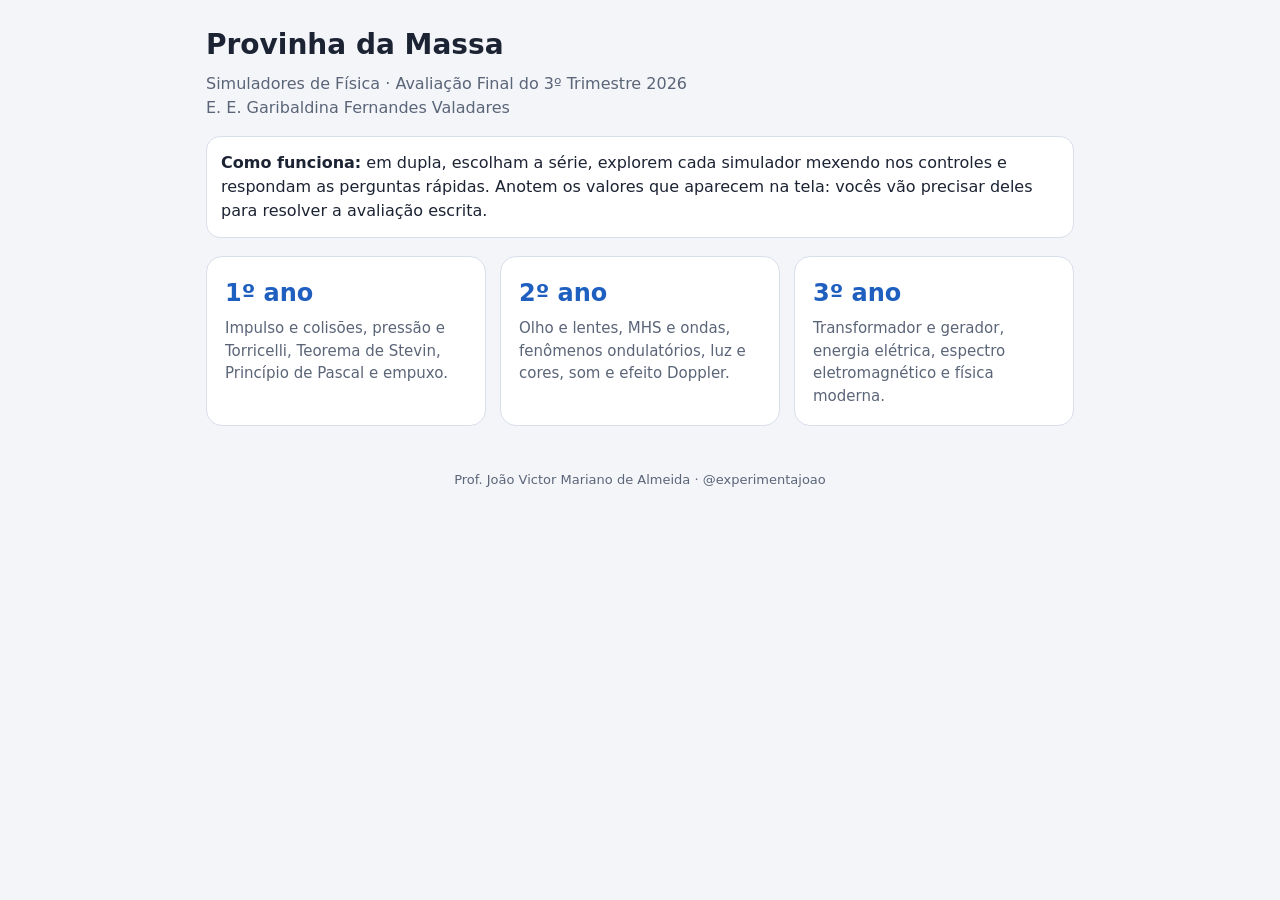
<file: index.html>
<!DOCTYPE html>
<html lang="pt-BR">
<head>
<meta charset="utf-8">
<meta name="viewport" content="width=device-width, initial-scale=1">
<title>Provinha da Massa · Simuladores de Física</title>
<link rel="stylesheet" href="estilo.css">
</head>
<body>
<div class="capa">
  <h1>Provinha da Massa</h1>
  <p style="color:var(--mut);margin:0">Simuladores de Física · Avaliação Final do 3º Trimestre 2026<br>E. E. Garibaldina Fernandes Valadares</p>
  <div class="card" style="margin-top:16px">
    <b>Como funciona:</b> em dupla, escolham a série, explorem cada simulador mexendo nos controles e respondam as perguntas rápidas. Anotem os valores que aparecem na tela: vocês vão precisar deles para resolver a avaliação escrita.
  </div>
  <div class="series">
    <a class="serie" href="fisica1.html"><h2>1º ano</h2><p>Impulso e colisões, pressão e Torricelli, Teorema de Stevin, Princípio de Pascal e empuxo.</p></a>
    <a class="serie" href="fisica2.html"><h2>2º ano</h2><p>Olho e lentes, MHS e ondas, fenômenos ondulatórios, luz e cores, som e efeito Doppler.</p></a>
    <a class="serie" href="fisica3.html"><h2>3º ano</h2><p>Transformador e gerador, energia elétrica, espectro eletromagnético e física moderna.</p></a>
  </div>
</div>
<footer>Prof. João Victor Mariano de Almeida · @experimentajoao</footer>
</body>
</html>
</file>
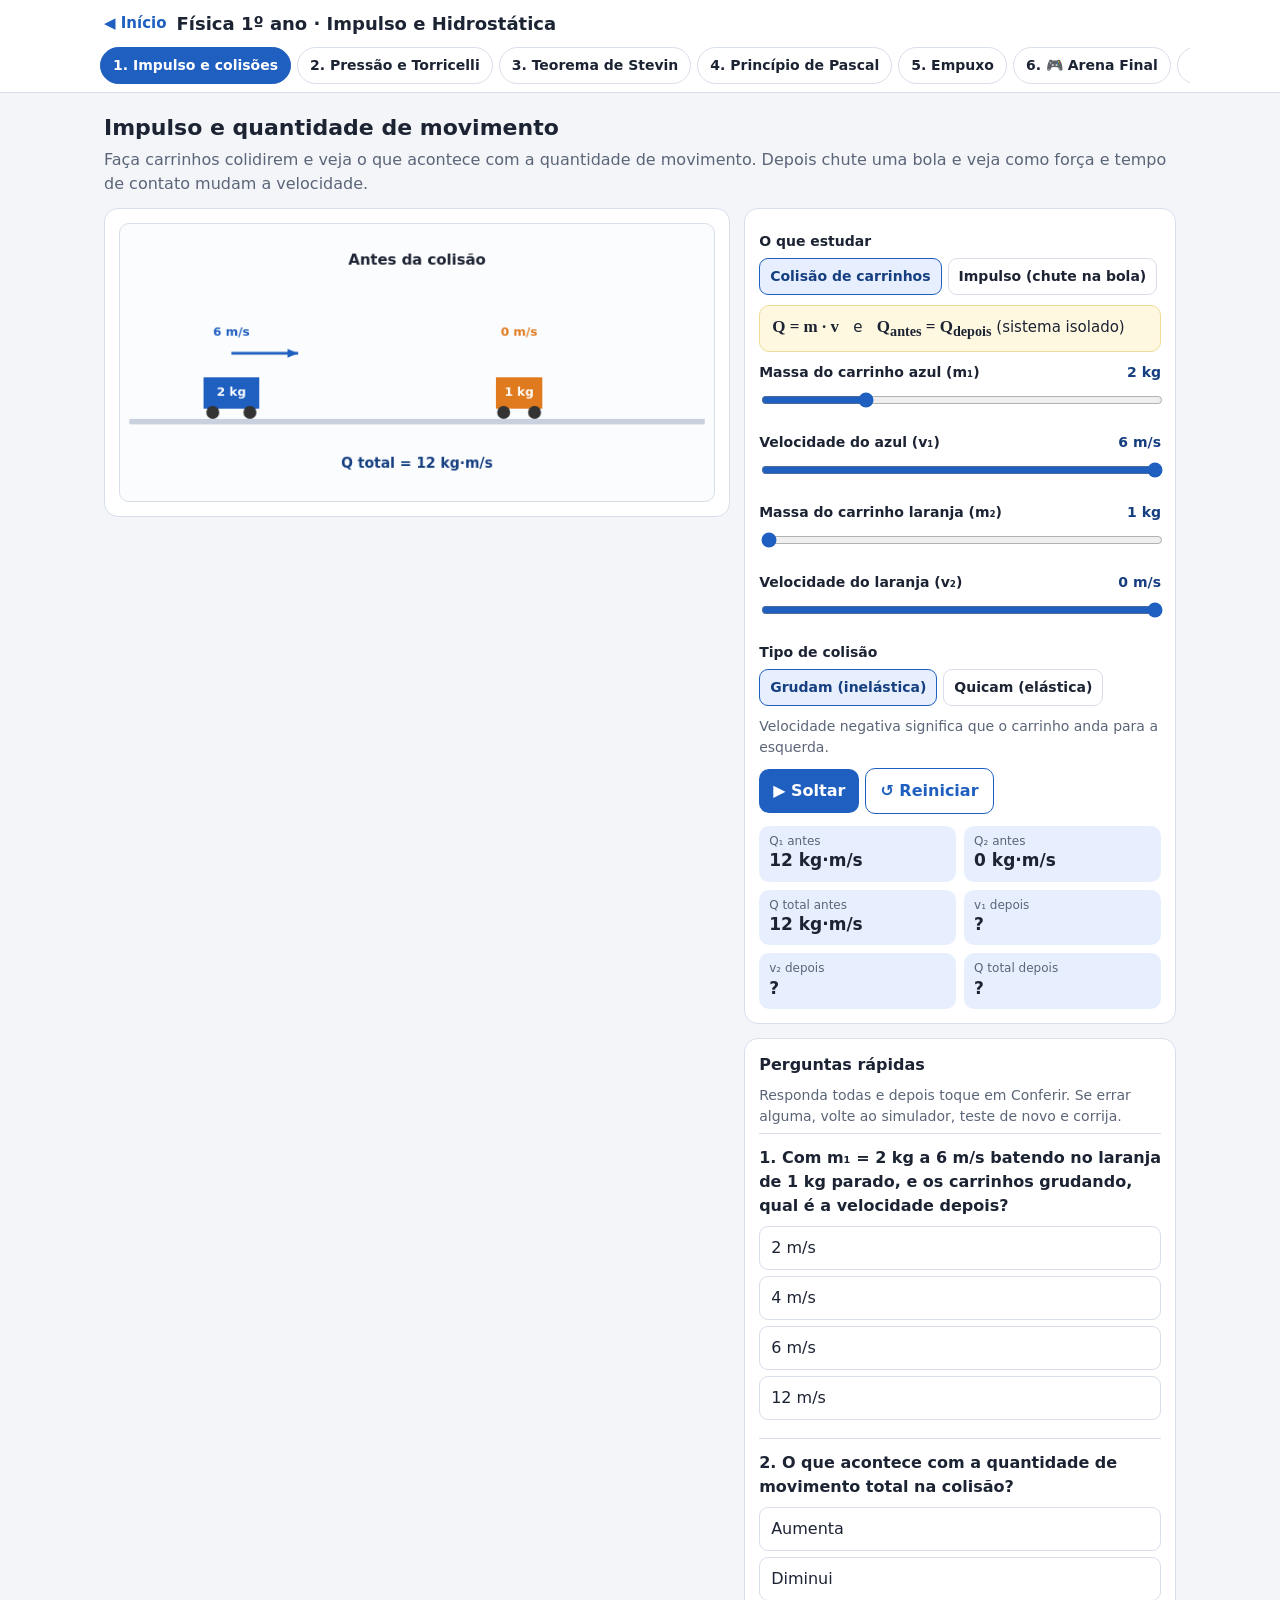
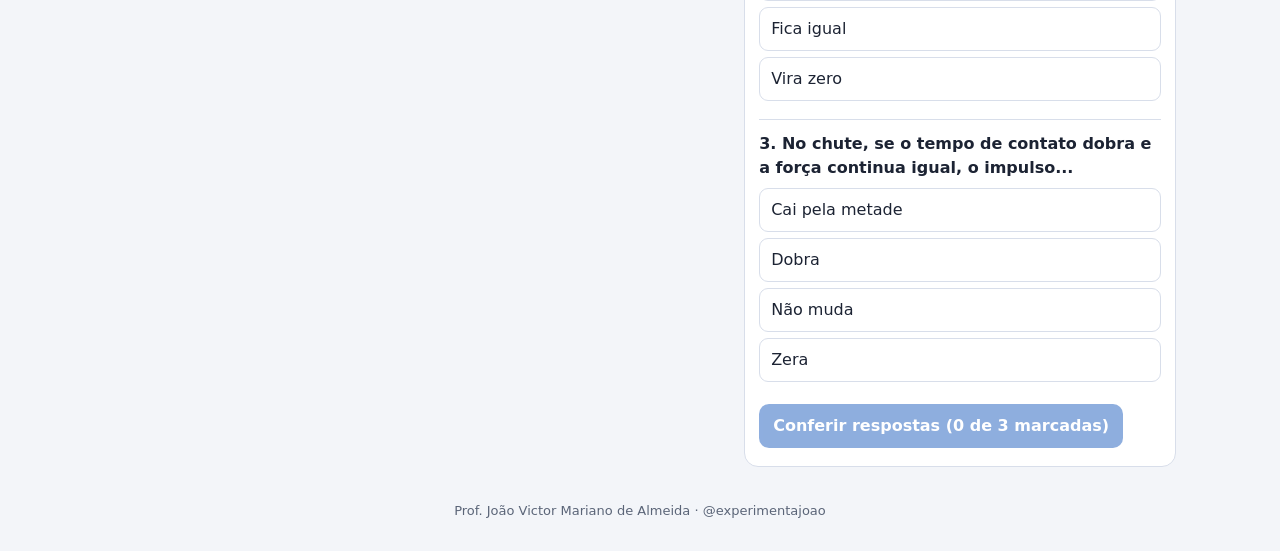
<file: fisica1.html>
<!DOCTYPE html>
<html lang="pt-BR">
<head>
<meta charset="utf-8">
<meta name="viewport" content="width=device-width, initial-scale=1">
<title>Física 1º ano · Simuladores</title>
<link rel="stylesheet" href="estilo.css">
</head>
<body>
<div class="topo">
  <div class="lin"><a class="voltar" href="index.html">◀ Início</a><h1>Física 1º ano · Impulso e Hidrostática</h1></div>
  <div class="abas" id="abas"></div>
</div>
<main id="main"></main>
<footer>Prof. João Victor Mariano de Almeida · @experimentajoao</footer>
<script src="plataforma.js"></script>
<script>
/* Link do desafio Kahoot no modo Atribuir (cole entre as aspas) */
var KAHOOT_DESAFIO = '';

var G = 10;

/* ============ 1. COLISÕES E IMPULSO ============ */
function simColisao(a) {
  var T = P.tela(a.tela, 640, 300), ctx = T.ctx;
  var modo = 'col';
  var c = a.ctrl;
  P.seg(c, 'O que estudar', [['col', 'Colisão de carrinhos'], ['imp', 'Impulso (chute na bola)']], 'col', function (v) { modo = v; mostra(); reinicia(); });
  var boxCol = P.el('div'), boxImp = P.el('div'); c.appendChild(boxCol); c.appendChild(boxImp);
  P.formula(boxCol, '<b>Q = m · v</b> &nbsp; e &nbsp; <b>Q<sub>antes</sub> = Q<sub>depois</sub></b> (sistema isolado)');
  var m1 = P.slider(boxCol, 'Massa do carrinho azul (m₁)', { min: 1, max: 5, step: 0.5, value: 2, unit: 'kg' }, reinicia);
  var v1 = P.slider(boxCol, 'Velocidade do azul (v₁)', { min: 0, max: 6, step: 0.5, value: 6, unit: 'm/s' }, reinicia);
  var m2 = P.slider(boxCol, 'Massa do carrinho laranja (m₂)', { min: 1, max: 5, step: 0.5, value: 1, unit: 'kg' }, reinicia);
  var v2 = P.slider(boxCol, 'Velocidade do laranja (v₂)', { min: -6, max: 0, step: 0.5, value: 0, unit: 'm/s' }, reinicia);
  var tipo = P.seg(boxCol, 'Tipo de colisão', [['gruda', 'Grudam (inelástica)'], ['elast', 'Quicam (elástica)']], 'gruda', reinicia);
  P.dica(boxCol, 'Velocidade negativa significa que o carrinho anda para a esquerda.');
  P.formula(boxImp, '<b>I = F · Δt</b> &nbsp; e &nbsp; <b>I = ΔQ = m · Δv</b>');
  var mb = P.slider(boxImp, 'Massa da bola', { min: 0.1, max: 1, step: 0.05, value: 0.5, unit: 'kg' }, reinicia);
  var F = P.slider(boxImp, 'Força média do chute (F)', { min: 100, max: 3000, step: 100, value: 1500, unit: 'N' }, reinicia);
  var dt = P.slider(boxImp, 'Tempo de contato (Δt)', { min: 0.002, max: 0.02, step: 0.001, value: 0.01, unit: 's', fmt: function (v) { return P.fmt(v, 3); } }, reinicia);
  var b1 = P.el('button', 'bt', '▶ Soltar'); b1.onclick = function () { rodando = true; };
  var b2 = P.el('button', 'bt sec', '↺ Reiniciar'); b2.onclick = reinicia;
  c.appendChild(b1); c.appendChild(b2);
  var L = P.leituras(c, [['a', ''], ['b', ''], ['c', ''], ['d', ''], ['e', ''], ['f', '']]);
  var rot = c.querySelectorAll('.leit small');
  function mostra() { boxCol.style.display = modo === 'col' ? '' : 'none'; boxImp.style.display = modo === 'imp' ? '' : 'none'; }
  mostra();
  var x1, x2, u1, u2, bateu, rodando, xb, vb, tch;
  function reinicia() {
    rodando = false; bateu = false; x1 = 120; x2 = 430; u1 = v1.get(); u2 = v2.get(); xb = 90; vb = 0; tch = 0;
    atualiza();
  }
  function depois() {
    var a1 = m1.get(), a2 = m2.get(), w1 = v1.get(), w2 = v2.get();
    if (tipo.get() === 'gruda') { var v = (a1 * w1 + a2 * w2) / (a1 + a2); return [v, v]; }
    return [((a1 - a2) * w1 + 2 * a2 * w2) / (a1 + a2), ((a2 - a1) * w2 + 2 * a1 * w1) / (a1 + a2)];
  }
  function atualiza() {
    if (modo === 'col') {
      var a1 = m1.get(), a2 = m2.get(), d = depois();
      var tx = ['Q₁ antes', 'Q₂ antes', 'Q total antes', 'v₁ depois', 'v₂ depois', 'Q total depois'];
      tx.forEach(function (t, i) { rot[i].textContent = t; });
      L.set('a', P.fmt(a1 * v1.get()) + ' kg·m/s'); L.set('b', P.fmt(a2 * v2.get()) + ' kg·m/s');
      L.set('c', P.fmt(a1 * v1.get() + a2 * v2.get()) + ' kg·m/s');
      L.set('d', bateu ? P.fmt(d[0]) + ' m/s' : '?'); L.set('e', bateu ? P.fmt(d[1]) + ' m/s' : '?');
      L.set('f', bateu ? P.fmt(a1 * d[0] + a2 * d[1]) + ' kg·m/s' : '?');
    } else {
      var I = F.get() * dt.get(), v = I / mb.get();
      ['Impulso I', 'Variação de Q', 'Velocidade final', 'Força × tempo', 'Massa', ''].forEach(function (t, i) { rot[i].textContent = t; });
      L.set('a', P.fmt(I) + ' N·s'); L.set('b', P.fmt(I) + ' kg·m/s'); L.set('c', P.fmt(v, 1) + ' m/s');
      L.set('d', P.fmt(F.get()) + ' N × ' + P.fmt(dt.get(), 3) + ' s'); L.set('e', P.fmt(mb.get()) + ' kg'); L.set('f', '');
    }
  }
  function carro(x, m, cor, v) {
    var w = 40 + m * 10, h = 34;
    ctx.fillStyle = cor; ctx.fillRect(x - w / 2, 200 - h, w, h);
    ctx.fillStyle = '#333'; ctx.beginPath(); ctx.arc(x - w / 3, 204, 7, 0, 7); ctx.arc(x + w / 3, 204, 7, 0, 7); ctx.fill();
    P.texto(ctx, P.fmt(m) + ' kg', x, 200 - h / 2, { cor: '#fff', tam: 13 });
    if (Math.abs(v) > 0.01) P.seta(ctx, x, 140, x + v * 12, 140, cor, 3);
    P.texto(ctx, P.fmt(v, 2) + ' m/s', x, 118, { cor: cor, tam: 13 });
    return w;
  }
  reinicia();
  return function (t) {
    ctx.clearRect(0, 0, 640, 300);
    if (modo === 'col') {
      ctx.fillStyle = '#c9d1df'; ctx.fillRect(10, 211, 620, 6);
      if (rodando) {
        x1 += u1 * 30 * t; x2 += u2 * 30 * t;
        var w1 = 40 + m1.get() * 10, w2 = 40 + m2.get() * 10;
        if (!bateu && x1 + w1 / 2 >= x2 - w2 / 2) { bateu = true; var d = depois(); u1 = d[0]; u2 = d[1]; x1 = x2 - w2 / 2 - w1 / 2; atualiza(); }
        if (x1 < -80 || x2 > 720 || (bateu && Math.abs(u1) < 0.01 && Math.abs(u2) < 0.01)) rodando = false;
        if (!bateu && u1 - u2 <= 0) rodando = false;
      }
      carro(x1, m1.get(), '#1f5fbf', u1); carro(x2, m2.get(), '#e07a1f', u2);
      P.texto(ctx, bateu ? 'Depois da colisão' : 'Antes da colisão', 320, 40, { tam: 16 });
      P.texto(ctx, 'Q total = ' + P.fmt(m1.get() * u1 + m2.get() * u2) + ' kg·m/s', 320, 260, { tam: 15, cor: '#163f80' });
    } else {
      var I = F.get() * dt.get(), v = I / mb.get();
      /* gráfico F x t */
      ctx.strokeStyle = '#555'; ctx.lineWidth = 1.5;
      ctx.beginPath(); ctx.moveTo(40, 20); ctx.lineTo(40, 140); ctx.lineTo(300, 140); ctx.stroke();
      var hh = F.get() / 3000 * 110, ww = dt.get() / 0.02 * 220;
      ctx.fillStyle = 'rgba(31,95,191,.35)'; ctx.fillRect(60, 140 - hh, ww, hh);
      ctx.strokeStyle = '#1f5fbf'; ctx.strokeRect(60, 140 - hh, ww, hh);
      P.texto(ctx, 'F (N)', 40, 12, { tam: 12 }); P.texto(ctx, 't (s)', 300, 154, { tam: 12 });
      P.texto(ctx, 'área = I = ' + P.fmt(I) + ' N·s', 170, 170, { tam: 14, cor: '#163f80' });
      /* campo e bola */
      ctx.fillStyle = '#7bb661'; ctx.fillRect(320, 230, 320, 70);
      if (rodando) { tch += t; if (tch > 0.2) xb += v * 8 * t; }
      if (xb > 660) rodando = false;
      ctx.fillStyle = '#fff'; ctx.strokeStyle = '#222'; ctx.lineWidth = 2;
      ctx.beginPath(); ctx.arc(340 + xb - 90, 218, 12, 0, 7); ctx.fill(); ctx.stroke();
      P.texto(ctx, 'v = ' + P.fmt(v, 1) + ' m/s', 480, 190, { tam: 15, cor: '#1d8a52' });
    }
  };
}

/* ============ 2. PRESSÃO EM SÓLIDOS E TORRICELLI ============ */
function simPressao(a) {
  var T = P.tela(a.tela, 640, 340), ctx = T.ctx, c = a.ctrl, modo = 'sol';
  P.seg(c, 'O que estudar', [['sol', 'Pressão em sólidos'], ['tor', 'Experimento de Torricelli']], 'sol', function (v) { modo = v; mostra(); calc(); });
  var bs = P.el('div'), bt = P.el('div'); c.appendChild(bs); c.appendChild(bt);
  P.formula(bs, '<b>p = F / A</b> &nbsp; (1 Pa = 1 N/m²)');
  var peso = P.slider(bs, 'Peso do bloco (F)', { min: 20, max: 200, step: 10, value: 60, unit: 'N' }, calc);
  var face = P.seg(bs, 'Face apoiada na areia', [[0.08, 'Grande (0,08 m²)'], [0.04, 'Média (0,04 m²)'], [0.02, 'Pequena (0,02 m²)']], 0.08, calc);
  P.formula(bt, '<b>p<sub>atm</sub> = d<sub>Hg</sub> · g · h</b> &nbsp; (d<sub>Hg</sub> = 13 600 kg/m³)');
  var alt = P.slider(bt, 'Altitude do local', { min: 0, max: 4000, step: 100, value: 0, unit: 'm' }, calc);
  P.dica(bt, 'Ao nível do mar a coluna de mercúrio tem cerca de 760 mm. Compare com a coluna de água.');
  var L = P.leituras(c, [['a', ''], ['b', ''], ['c', ''], ['d', '']]), rot = c.querySelectorAll('.leit small');
  function mostra() { bs.style.display = modo === 'sol' ? '' : 'none'; bt.style.display = modo === 'tor' ? '' : 'none'; }
  mostra();
  function patm(h) { return 101325 * Math.pow(1 - 2.25577e-5 * h, 5.25588); }
  function calc() {
    if (modo === 'sol') {
      var p = peso.get() / face.get();
      ['Força (peso)', 'Área de apoio', 'Pressão', 'Afundamento na areia'].forEach(function (t, i) { rot[i].textContent = t; });
      L.set('a', P.fmt(peso.get()) + ' N'); L.set('b', P.fmt(face.get()) + ' m²'); L.set('c', P.fmt(p) + ' Pa'); L.set('d', P.fmt(p / 500, 1) + ' mm');
    } else {
      var pa = patm(alt.get());
      ['Pressão atmosférica', 'Em atm', 'Coluna de mercúrio', 'Coluna de água'].forEach(function (t, i) { rot[i].textContent = t; });
      L.set('a', P.fmt(pa, 0) + ' Pa'); L.set('b', P.fmt(pa / 101325, 2) + ' atm');
      L.set('c', P.fmt(pa / (13600 * 9.8) * 1000, 0) + ' mm'); L.set('d', P.fmt(pa / (1000 * 9.8), 2) + ' m');
    }
  }
  calc();
  return function () {
    ctx.clearRect(0, 0, 640, 340);
    if (modo === 'sol') {
      var A = face.get(), p = peso.get() / A, af = Math.min(p / 500, 60);
      var dims = A === 0.08 ? [200, 50] : A === 0.04 ? [100, 100] : [50, 200];
      ctx.fillStyle = '#e8cf95'; ctx.fillRect(0, 250, 640, 90);
      var x = 320 - dims[0] / 2, y = 250 + af - dims[1];
      ctx.fillStyle = '#d9b26a'; ctx.fillRect(x - 6, 250, dims[0] + 12, af);
      ctx.fillStyle = '#b5523b'; ctx.fillRect(x, y, dims[0], dims[1]);
      ctx.strokeStyle = '#7a3324'; ctx.strokeRect(x, y, dims[0], dims[1]);
      P.seta(ctx, 320, y - 70, 320, y - 8, '#c0392b', 4);
      P.texto(ctx, 'F = ' + P.fmt(peso.get()) + ' N', 400, y - 50, { cor: '#c0392b' });
      P.texto(ctx, 'p = ' + P.fmt(p) + ' Pa', 320, 310, { tam: 18, cor: '#163f80' });
    } else {
      var pa = patm(alt.get()), hmm = pa / (13600 * 9.8) * 1000;
      /* montanha */
      ctx.fillStyle = '#dfe9f7'; ctx.fillRect(0, 0, 640, 340);
      ctx.fillStyle = '#9bb58a'; ctx.beginPath(); ctx.moveTo(380, 320); ctx.lineTo(520, 60); ctx.lineTo(640, 320); ctx.fill();
      var yy = 320 - alt.get() / 4000 * 250;
      ctx.fillStyle = '#c0392b'; ctx.beginPath(); ctx.arc(380 + (320 - yy) * 140 / 260, yy, 6, 0, 7); ctx.fill();
      P.texto(ctx, P.fmt(alt.get()) + ' m', 380 + (320 - yy) * 140 / 260 - 40, yy, { tam: 13, cor: '#c0392b' });
      /* tubo */
      var base = 310, esc = 0.32;
      ctx.fillStyle = '#aaa'; ctx.fillRect(60, base - 10, 160, 20);
      ctx.fillStyle = '#8d97a6'; ctx.fillRect(70, base - 18, 140, 18);
      ctx.strokeStyle = '#333'; ctx.lineWidth = 2; ctx.strokeRect(128, base - 290, 24, 290);
      ctx.fillStyle = '#9aa3ad'; ctx.fillRect(130, base - hmm * esc, 20, hmm * esc);
      ctx.strokeStyle = '#c0392b'; ctx.setLineDash([5, 4]); ctx.beginPath(); ctx.moveTo(100, base - 760 * esc); ctx.lineTo(240, base - 760 * esc); ctx.stroke(); ctx.setLineDash([]);
      P.texto(ctx, '760 mm', 270, base - 760 * esc, { tam: 12, cor: '#c0392b' });
      P.texto(ctx, 'h = ' + P.fmt(hmm, 0) + ' mm', 220, base - hmm * esc + 14, { tam: 15, cor: '#163f80' });
      P.texto(ctx, 'vácuo', 140, base - 280, { tam: 11 });
      P.texto(ctx, 'mercúrio', 140, base + 22, { tam: 12 });
    }
  };
}

/* ============ 3. TEOREMA DE STEVIN ============ */
function simStevin(a) {
  var T = P.tela(a.tela, 640, 360), ctx = T.ctx, c = a.ctrl;
  var liqs = { agua: [1000, 'Água doce', '#5aa9e6'], sal: [1030, 'Água do mar', '#2f7fbf'], oleo: [900, 'Óleo', '#e2c044'], gli: [1260, 'Glicerina', '#c9a7e8'] };
  P.formula(c, '<b>p = p<sub>0</sub> + d · g · h</b> &nbsp; g = 10 m/s², p<sub>0</sub> = 1,0 × 10⁵ Pa');
  var liq = P.seg(c, 'Líquido', Object.keys(liqs).map(function (k) { return [k, liqs[k][1] + ' (' + liqs[k][0] + ' kg/m³)']; }), 'agua', calc);
  var h = P.slider(c, 'Profundidade do sensor (h)', { min: 0, max: 20, step: 0.5, value: 5, unit: 'm' }, calc);
  P.dica(c, 'Arraste o sensor ou use o controle. O formato do recipiente não muda a pressão: só a profundidade e o líquido.');
  var L = P.leituras(c, [['d', 'Densidade'], ['ph', 'Pressão do líquido (d·g·h)'], ['pa', 'Pressão absoluta'], ['atm', 'Pressão absoluta em atm']]);
  function calc() {
    var d = liqs[liq.get()][0], ph = d * G * h.get(), pa = 1e5 + ph;
    L.set('d', P.fmt(d) + ' kg/m³'); L.set('ph', P.fmt(ph) + ' Pa'); L.set('pa', P.fmt(pa) + ' Pa'); L.set('atm', P.fmt(pa / 1e5, 2) + ' atm');
  }
  calc();
  var arrasta = false;
  T.cv.addEventListener('pointerdown', function (e) { arrasta = true; mover(e); });
  window.addEventListener('pointerup', function () { arrasta = false; });
  T.cv.addEventListener('pointermove', function (e) { if (arrasta) mover(e); });
  function mover(e) { var p = T.ponto(e); var v = Math.round(Math.max(0, Math.min(20, (p.y - 40) / 15)) * 2) / 2; h.set(v); calc(); }
  return function () {
    ctx.clearRect(0, 0, 640, 360);
    var cor = liqs[liq.get()][2];
    ctx.fillStyle = '#dfeefa'; ctx.fillRect(0, 0, 640, 40);
    ctx.fillStyle = cor; ctx.globalAlpha = 0.55; ctx.fillRect(60, 40, 300, 300); ctx.globalAlpha = 1;
    ctx.strokeStyle = '#333'; ctx.lineWidth = 3; ctx.beginPath(); ctx.moveTo(60, 20); ctx.lineTo(60, 340); ctx.lineTo(360, 340); ctx.lineTo(360, 20); ctx.stroke();
    for (var m = 0; m <= 20; m += 5) { P.texto(ctx, m + ' m', 35, 40 + m * 15, { tam: 11 }); ctx.strokeStyle = '#555'; ctx.lineWidth = 1; ctx.beginPath(); ctx.moveTo(56, 40 + m * 15); ctx.lineTo(64, 40 + m * 15); ctx.stroke(); }
    var y = 40 + h.get() * 15;
    ctx.strokeStyle = '#c0392b'; ctx.setLineDash([4, 4]); ctx.beginPath(); ctx.moveTo(60, y); ctx.lineTo(360, y); ctx.stroke(); ctx.setLineDash([]);
    ctx.fillStyle = '#c0392b'; ctx.beginPath(); ctx.arc(210, y, 10, 0, 7); ctx.fill();
    ctx.strokeStyle = '#333'; ctx.lineWidth = 2; ctx.beginPath(); ctx.moveTo(210, y - 10); ctx.lineTo(210, 10); ctx.lineTo(440, 10); ctx.stroke();
    /* manômetro */
    var d = liqs[liq.get()][0], pa = 1e5 + d * G * h.get();
    ctx.fillStyle = '#fff'; ctx.strokeStyle = '#333'; ctx.beginPath(); ctx.arc(500, 120, 70, 0, 7); ctx.fill(); ctx.stroke();
    for (var k = 0; k <= 4; k++) { var an = Math.PI * (0.75 + k * 0.375); P.texto(ctx, k + '', 500 + 52 * Math.cos(an), 120 + 52 * Math.sin(an), { tam: 12 }); }
    var ang = Math.PI * (0.75 + Math.min(pa / 1e5, 4) * 0.375);
    P.seta(ctx, 500, 120, 500 + 55 * Math.cos(ang), 120 + 55 * Math.sin(ang), '#c0392b', 3);
    P.texto(ctx, 'atm', 500, 150, { tam: 12 });
    P.texto(ctx, P.fmt(pa / 1e5, 2) + ' atm', 500, 215, { tam: 18, cor: '#163f80' });
    /* recipientes de formatos diferentes */
    ctx.fillStyle = cor; ctx.globalAlpha = 0.55;
    ctx.beginPath(); ctx.moveTo(420, 260); ctx.lineTo(440, 330); ctx.lineTo(460, 330); ctx.lineTo(480, 260); ctx.fill();
    ctx.fillRect(500, 260, 20, 70);
    ctx.beginPath(); ctx.moveTo(540, 260); ctx.lineTo(560, 260); ctx.lineTo(600, 330); ctx.lineTo(530, 330); ctx.fill();
    ctx.globalAlpha = 1;
    P.texto(ctx, 'mesma altura de líquido:', 510, 238, { tam: 11 }); P.texto(ctx, 'mesma pressão no fundo', 510, 250, { tam: 11 });
  };
}

/* ============ 4. PRINCÍPIO DE PASCAL ============ */
function simPascal(a) {
  var T = P.tela(a.tela, 640, 330), ctx = T.ctx, c = a.ctrl;
  P.formula(c, '<b>F₁ / A₁ = F₂ / A₂</b> &nbsp; e &nbsp; <b>A₁ · d₁ = A₂ · d₂</b>');
  var F1 = P.slider(c, 'Força no êmbolo pequeno (F₁)', { min: 10, max: 500, step: 10, value: 100, unit: 'N' }, calc);
  var A1 = P.slider(c, 'Área do êmbolo pequeno (A₁)', { min: 5, max: 50, step: 5, value: 10, unit: 'cm²' }, calc);
  var A2 = P.slider(c, 'Área do êmbolo grande (A₂)', { min: 100, max: 1000, step: 50, value: 200, unit: 'cm²' }, calc);
  var carga = P.seg(c, 'O que levantar', [[2000, 'Moto (2 000 N)'], [10000, 'Carro (10 000 N)'], [20000, 'Caminhonete (20 000 N)']], 2000, calc);
  var bb = P.el('button', 'bt', '⬇ Bombear (d₁ = 10 cm)'); c.appendChild(bb);
  var br = P.el('button', 'bt sec', '↺ Reiniciar'); c.appendChild(br);
  var L = P.leituras(c, [['p', 'Pressão no líquido'], ['f2', 'Força no êmbolo grande (F₂)'], ['d2', 'Subida por bombeada (d₂)'], ['ok', 'Levanta a carga?']]);
  var subida = 0, anima = 0;
  bb.onclick = function () { if (F1.get() * A2.get() / A1.get() >= carga.get()) { anima = 0.4; subida = Math.min(subida + 10 * A1.get() / A2.get(), 60); } else anima = -0.4; };
  br.onclick = function () { subida = 0; };
  function calc() {
    var p = F1.get() / (A1.get() / 1e4), f2 = F1.get() * A2.get() / A1.get();
    L.set('p', P.fmt(p, 0) + ' Pa'); L.set('f2', P.fmt(f2, 0) + ' N'); L.set('d2', P.fmt(10 * A1.get() / A2.get(), 2) + ' cm');
    L.set('ok', f2 >= carga.get() ? 'Sim' : 'Não, falta força');
  }
  calc();
  return function (t) {
    ctx.clearRect(0, 0, 640, 330);
    if (anima > 0) anima = Math.max(0, anima - t); else if (anima < 0) anima = Math.min(0, anima + t);
    var w1 = 20 + A1.get() * 1.2, w2 = 80 + A2.get() * 0.18;
    var x1 = 130, x2 = 430, topo1 = 170 + (anima > 0 ? 25 : 0), topo2 = 170 - subida;
    ctx.fillStyle = '#e9b44c';
    ctx.fillRect(x1 - w1 / 2, topo1, w1, 280 - topo1); ctx.fillRect(x2 - w2 / 2, topo2, w2, 280 - topo2);
    ctx.fillRect(x1, 260, x2 - x1, 30);
    ctx.strokeStyle = '#333'; ctx.lineWidth = 2; ctx.strokeRect(x1 - w1 / 2, 100, w1, 190); ctx.strokeRect(x2 - w2 / 2, 60, w2, 230);
    ctx.fillStyle = '#555'; ctx.fillRect(x1 - w1 / 2, topo1 - 8, w1, 8); ctx.fillRect(x2 - w2 / 2, topo2 - 8, w2, 8);
    P.seta(ctx, x1, topo1 - 70, x1, topo1 - 12, '#c0392b', 3);
    P.texto(ctx, 'F₁ = ' + P.fmt(F1.get()) + ' N', x1, topo1 - 82, { cor: '#c0392b' });
    var f2 = F1.get() * A2.get() / A1.get();
    var nome = carga.get() === 2000 ? 'Moto' : carga.get() === 10000 ? 'Carro' : 'Caminhonete';
    ctx.fillStyle = anima < 0 ? '#c0392b' : '#1f5fbf'; ctx.fillRect(x2 - 55, topo2 - 40, 110, 30);
    ctx.fillStyle = '#222'; ctx.beginPath(); ctx.arc(x2 - 35, topo2 - 8, 8, 0, 7); ctx.arc(x2 + 35, topo2 - 8, 8, 0, 7); ctx.fill();
    P.texto(ctx, nome, x2, topo2 - 25, { cor: '#fff', tam: 13 });
    P.texto(ctx, 'F₂ = ' + P.fmt(f2, 0) + ' N', x2 + w2 / 2 + 70, topo2, { cor: '#1d8a52' });
    P.texto(ctx, 'Subiu ' + P.fmt(subida, 1) + ' cm', x2, 315, { tam: 14, cor: '#163f80' });
  };
}

/* ============ 5. PRINCÍPIO DE ARQUIMEDES ============ */
function simEmpuxo(a) {
  var T = P.tela(a.tela, 640, 360), ctx = T.ctx, c = a.ctrl;
  var mats = { mad: [600, 'Madeira', '#b07a3c'], gelo: [920, 'Gelo', '#cfe9f7'], plas: [1200, 'Plástico', '#e05c8a'], alu: [2700, 'Alumínio', '#b7bcc4'], fer: [7800, 'Ferro', '#5b5f66'] };
  var liqs = { agua: [1000, 'Água doce'], sal: [1030, 'Água do mar'], oleo: [900, 'Óleo'], alc: [790, 'Álcool'] };
  P.formula(c, '<b>E = d<sub>líquido</sub> · V<sub>deslocado</sub> · g</b> &nbsp; e &nbsp; <b>P<sub>aparente</sub> = P − E</b>');
  var mat = P.seg(c, 'Material do objeto', Object.keys(mats).map(function (k) { return [k, mats[k][1] + ' (' + mats[k][0] + ')']; }), 'alu', calc);
  var liq = P.seg(c, 'Líquido', Object.keys(liqs).map(function (k) { return [k, liqs[k][1] + ' (' + liqs[k][0] + ')']; }), 'agua', calc);
  var vol = P.slider(c, 'Volume do objeto', { min: 0.5, max: 4, step: 0.5, value: 2, unit: 'L' }, calc);
  var mer = P.slider(c, 'Descer o objeto (parte submersa)', { min: 0, max: 100, step: 5, value: 100, unit: '%' }, calc);
  P.dica(c, 'Densidades em kg/m³. 1 L = 0,001 m³. g = 10 m/s².');
  var L = P.leituras(c, [['p', 'Peso real (P)'], ['e', 'Empuxo (E)'], ['ap', 'Peso aparente (dinamômetro)'], ['vd', 'Volume deslocado'], ['s', 'Situação']]);
  var est = {};
  function calc() {
    var dO = mats[mat.get()][0], dL = liqs[liq.get()][0], V = vol.get() / 1000, f = mer.get() / 100;
    var Pr = dO * V * G, flut = dO < dL;
    if (flut && f > dO / dL) f = dO / dL;
    var E = dL * V * f * G, ap = Math.max(Pr - E, 0);
    est = { f: f, flut: flut && ap < 1e-6 };
    L.set('p', P.fmt(Pr, 1) + ' N'); L.set('e', P.fmt(E, 1) + ' N'); L.set('ap', P.fmt(ap, 1) + ' N');
    L.set('vd', P.fmt(V * f * 1000, 2) + ' L');
    L.set('s', est.flut ? 'Flutua (' + P.fmt(f * 100, 0) + '% submerso)' : f === 0 ? 'Fora do líquido' : f < 1 ? 'Parcialmente submerso' : 'Totalmente submerso');
  }
  calc();
  return function () {
    ctx.clearRect(0, 0, 640, 360);
    var lado = 40 + vol.get() * 14, top = 190, sup = 200;
    ctx.fillStyle = 'rgba(90,169,230,.45)'; ctx.fillRect(150, sup, 300, 140);
    ctx.strokeStyle = '#333'; ctx.lineWidth = 3; ctx.beginPath(); ctx.moveTo(150, 140); ctx.lineTo(150, 340); ctx.lineTo(450, 340); ctx.lineTo(450, 140); ctx.stroke();
    var yb = sup - lado + est.f * lado;
    /* dinamômetro */
    var Pr = mats[mat.get()][0] * vol.get() / 1000 * G, E = liqs[liq.get()][0] * vol.get() / 1000 * est.f * G, ap = Math.max(Pr - E, 0);
    var mola = 30 + ap / 320 * 80;
    ctx.strokeStyle = '#555'; ctx.lineWidth = 2; ctx.beginPath(); ctx.moveTo(300, 10); ctx.lineTo(300, 20);
    for (var i = 0; i < 10; i++) ctx.lineTo(300 + (i % 2 ? 10 : -10), 20 + (i + 1) * mola / 10);
    ctx.lineTo(300, yb); ctx.stroke();
    ctx.fillStyle = '#fff'; ctx.strokeStyle = '#333'; ctx.fillRect(470, 20, 150, 50); ctx.strokeRect(470, 20, 150, 50);
    P.texto(ctx, 'Dinamômetro', 545, 34, { tam: 12 }); P.texto(ctx, P.fmt(ap, 1) + ' N', 545, 54, { tam: 18, cor: '#163f80' });
    ctx.fillStyle = mats[mat.get()][2]; ctx.fillRect(300 - lado / 2, yb, lado, lado); ctx.strokeStyle = '#333'; ctx.strokeRect(300 - lado / 2, yb, lado, lado);
    P.seta(ctx, 300 - lado / 2 - 30, yb + lado / 2, 300 - lado / 2 - 30, yb + lado / 2 + Math.min(Pr, 320) / 3.2 + 10, '#c0392b', 3);
    P.texto(ctx, 'P', 300 - lado / 2 - 45, yb + lado / 2 + 20, { cor: '#c0392b' });
    if (E > 0.01) { P.seta(ctx, 300 + lado / 2 + 30, yb + lado / 2, 300 + lado / 2 + 30, yb + lado / 2 - Math.min(E, 320) / 3.2 - 10, '#1d8a52', 3); P.texto(ctx, 'E', 300 + lado / 2 + 45, yb + lado / 2 - 20, { cor: '#1d8a52' }); }
  };
}

P.pagina([
  { id: 'colisao', nome: 'Impulso e colisões', titulo: 'Impulso e quantidade de movimento', intro: 'Faça carrinhos colidirem e veja o que acontece com a quantidade de movimento. Depois chute uma bola e veja como força e tempo de contato mudam a velocidade.', init: function (a) {
    var f = simColisao(a);
    P.perguntas(a.dir, [
      { p: 'Com m₁ = 2 kg a 6 m/s batendo no laranja de 1 kg parado, e os carrinhos grudando, qual é a velocidade depois?', a: ['2 m/s', '4 m/s', '6 m/s', '12 m/s'], c: 1, e: 'Q antes = 2 · 6 = 12 kg·m/s; depois: 12 / 3 = 4 m/s.' },
      { p: 'O que acontece com a quantidade de movimento total na colisão?', a: ['Aumenta', 'Diminui', 'Fica igual', 'Vira zero'], c: 2, e: 'As forças da batida são internas ao sistema, então Q total se conserva.' },
      { p: 'No chute, se o tempo de contato dobra e a força continua igual, o impulso...', a: ['Cai pela metade', 'Dobra', 'Não muda', 'Zera'], c: 1, e: 'I = F · Δt, então dobra junto com Δt.' }
    ]);
    return f; } },
  { id: 'pressao', nome: 'Pressão e Torricelli', titulo: 'Pressão em sólidos e pressão atmosférica', intro: 'Apoie o mesmo bloco por faces diferentes e veja quanto ele afunda na areia. Depois suba uma montanha com o tubo de Torricelli.', init: function (a) {
    var f = simPressao(a);
    P.perguntas(a.dir, [
      { p: 'Mesmo bloco, mesmo peso: em qual face a pressão é maior?', a: ['Na face grande', 'Na face pequena', 'É igual em todas'], c: 1, e: 'Menor área, maior pressão (p = F/A). Por isso a faca afiada corta melhor.' },
      { p: 'Ao subir a montanha, a coluna de mercúrio...', a: ['Sobe', 'Desce', 'Não muda'], c: 1, e: 'Mais alto, menos ar acima de nós, menor pressão atmosférica.' },
      { p: 'Por que Torricelli usou mercúrio e não água?', a: ['O mercúrio é muito denso, a coluna fica pequena', 'A água não tem pressão', 'O mercúrio é mais leve'], c: 0, e: 'Com água a coluna teria uns 10 m.' }
    ]);
    return f; } },
  { id: 'stevin', nome: 'Teorema de Stevin', titulo: 'Pressão nos líquidos: Teorema de Stevin', intro: 'Mergulhe o sensor e veja a pressão aumentar com a profundidade. Troque o líquido e compare.', init: function (a) {
    var f = simStevin(a);
    P.perguntas(a.dir, [
      { p: 'Na água doce, a cada 10 m de profundidade a pressão aumenta cerca de...', a: ['0,1 atm', '1 atm', '10 atm'], c: 1, e: 'd·g·h = 1000 · 10 · 10 = 1,0 × 10⁵ Pa ≈ 1 atm.' },
      { p: 'Na mesma profundidade, onde a pressão é maior?', a: ['No óleo', 'Na água doce', 'Na glicerina'], c: 2, e: 'Maior densidade, maior pressão: a glicerina é a mais densa da lista.' }
    ]);
    return f; } },
  { id: 'pascal', nome: 'Princípio de Pascal', titulo: 'Prensa hidráulica: Princípio de Pascal', intro: 'Aplique uma força pequena no êmbolo pequeno e tente levantar o veículo. Observe quanto o êmbolo grande sobe a cada bombeada.', init: function (a) {
    var f = simPascal(a);
    P.perguntas(a.dir, [
      { p: 'Com F₁ = 100 N, A₁ = 10 cm² e A₂ = 200 cm², qual é F₂?', a: ['200 N', '1 000 N', '2 000 N', '20 000 N'], c: 2, e: 'A área é 20 vezes maior, então a força é 20 vezes maior.' },
      { p: 'A prensa multiplica a força. Em troca...', a: ['O êmbolo grande se desloca menos', 'A pressão fica maior no êmbolo grande', 'Ela cria energia'], c: 0, e: 'A₁ · d₁ = A₂ · d₂: o volume de líquido que sai de um lado entra no outro.' }
    ]);
    return f; } },
  { id: 'empuxo', nome: 'Empuxo', titulo: 'Empuxo: Princípio de Arquimedes', intro: 'Pendure o objeto no dinamômetro e mergulhe aos poucos. Compare o peso real com o peso aparente.', init: function (a) {
    var f = simEmpuxo(a);
    P.perguntas(a.dir, [
      { p: 'Quanto mais o objeto afunda no líquido, o empuxo...', a: ['Aumenta', 'Diminui', 'Não muda'], c: 0, e: 'Mais volume deslocado, mais empuxo (até ficar todo submerso).' },
      { p: 'Quais materiais flutuam na água doce?', a: ['Madeira e gelo', 'Alumínio e ferro', 'Só o plástico'], c: 0, e: 'Flutua quem tem densidade menor que a do líquido (1000 kg/m³).' },
      { p: 'Um objeto de 2 L totalmente submerso na água recebe empuxo de...', a: ['2 N', '20 N', '200 N'], c: 1, e: 'E = 1000 · 0,002 · 10 = 20 N.' }
    ]);
    return f; } },
  { id: 'desafio', nome: '🎮 Arena Final', titulo: 'Arena Final: o último desafio', init: P.desafio('1º ano', KAHOOT_DESAFIO) },
  { id: 'certificado', nome: '🏅 Certificado', titulo: 'Certificado de conclusão', intro: 'Depois de concluir todas as lições, digite seu nome e baixe seu certificado com as notas.', init: P.certificado('1º ano') }
]);
</script>
</body>
</html>
</file>
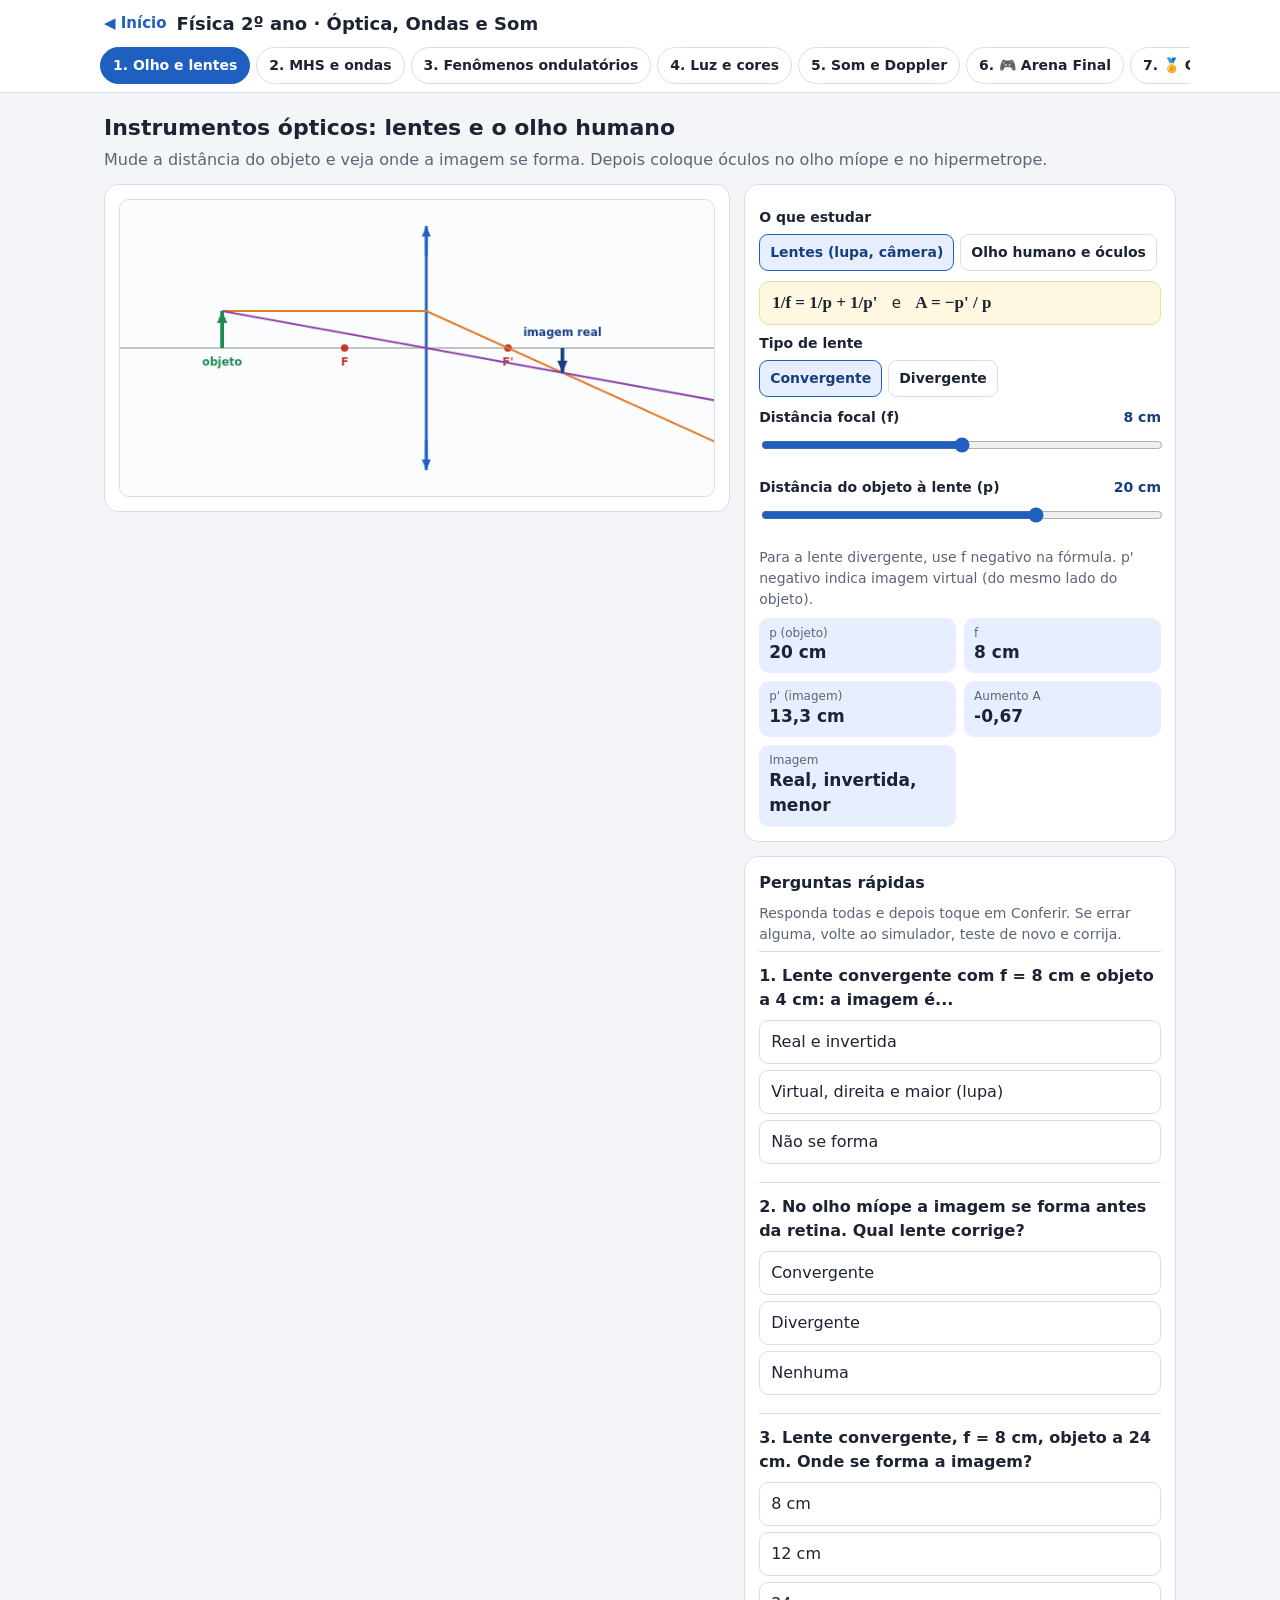
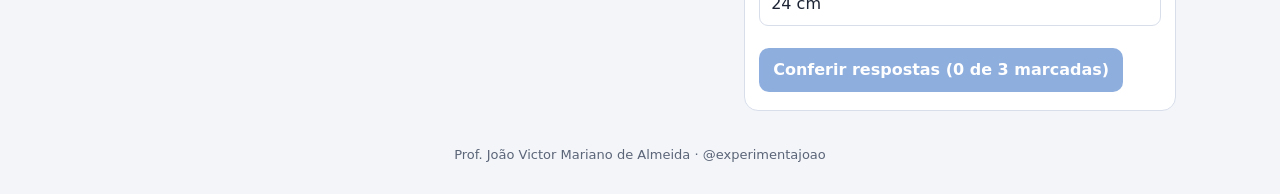
<file: fisica2.html>
<!DOCTYPE html>
<html lang="pt-BR">
<head>
<meta charset="utf-8">
<meta name="viewport" content="width=device-width, initial-scale=1">
<title>Física 2º ano · Simuladores</title>
<link rel="stylesheet" href="estilo.css">
</head>
<body>
<div class="topo">
  <div class="lin"><a class="voltar" href="index.html">◀ Início</a><h1>Física 2º ano · Óptica, Ondas e Som</h1></div>
  <div class="abas" id="abas"></div>
</div>
<main id="main"></main>
<footer>Prof. João Victor Mariano de Almeida · @experimentajoao</footer>
<script src="plataforma.js"></script>
<script>
/* Link do desafio Kahoot no modo Atribuir (cole entre as aspas) */
var KAHOOT_DESAFIO = '';

var VSOM = 340, audio = null;
function tocar(freq, ondaReal, ondaImag, dur, vol) {
  try {
    if (!audio) audio = new (window.AudioContext || window.webkitAudioContext)();
    var o = audio.createOscillator(), g = audio.createGain();
    if (ondaReal) o.setPeriodicWave(audio.createPeriodicWave(new Float32Array(ondaReal), new Float32Array(ondaImag)));
    o.frequency.value = freq; g.gain.value = 0;
    g.gain.linearRampToValueAtTime(vol || 0.2, audio.currentTime + 0.03);
    g.gain.linearRampToValueAtTime(0, audio.currentTime + (dur || 1));
    o.connect(g); g.connect(audio.destination); o.start(); o.stop(audio.currentTime + (dur || 1) + 0.05);
  } catch (e) {}
}
function modos(c, lista, inicial, on) {
  var caixas = {};
  P.seg(c, 'O que estudar', lista, inicial, function (v) { for (var k in caixas) caixas[k].style.display = k === v ? '' : 'none'; on(v); });
  lista.forEach(function (m) { caixas[m[0]] = P.el('div'); caixas[m[0]].style.display = m[0] === inicial ? '' : 'none'; c.appendChild(caixas[m[0]]); });
  return caixas;
}

/* ============ 1. OLHO E LENTES ============ */
function simLentes(a) {
  var T = P.tela(a.tela, 640, 320), ctx = T.ctx, c = a.ctrl, modo = 'lente';
  var cx = modos(c, [['lente', 'Lentes (lupa, câmera)'], ['olho', 'Olho humano e óculos']], 'lente', function (v) { modo = v; calc(); });
  P.formula(cx.lente, '<b>1/f = 1/p + 1/p\'</b> &nbsp; e &nbsp; <b>A = −p\' / p</b>');
  var tipo = P.seg(cx.lente, 'Tipo de lente', [['conv', 'Convergente'], ['div', 'Divergente']], 'conv', calc);
  var fo = P.slider(cx.lente, 'Distância focal (f)', { min: 4, max: 12, step: 1, value: 8, unit: 'cm' }, calc);
  var po = P.slider(cx.lente, 'Distância do objeto à lente (p)', { min: 2, max: 28, step: 1, value: 20, unit: 'cm' }, calc);
  P.dica(cx.lente, 'Para a lente divergente, use f negativo na fórmula. p\' negativo indica imagem virtual (do mesmo lado do objeto).');
  var def = P.seg(cx.olho, 'Olho', [['normal', 'Normal'], ['mio', 'Miopia'], ['hip', 'Hipermetropia']], 'normal', calc);
  var cor = P.seg(cx.olho, 'Óculos', [['sem', 'Sem óculos'], ['div', 'Lente divergente'], ['conv', 'Lente convergente']], 'sem', calc);
  var L = P.leituras(c, [['a', ''], ['b', ''], ['c', ''], ['d', ''], ['e', '']]), rot = c.querySelectorAll('.leit small');
  var est = {};
  function calc() {
    if (modo === 'lente') {
      var f = tipo.get() === 'conv' ? fo.get() : -fo.get(), p = po.get();
      var pl = Math.abs(p - f) < 1e-9 ? Infinity : 1 / (1 / f - 1 / p), A = -pl / p;
      est = { f: f, p: p, pl: pl, A: A };
      ['p (objeto)', 'f', 'p\' (imagem)', 'Aumento A', 'Imagem'].forEach(function (t, i) { rot[i].textContent = t; });
      L.set('a', P.fmt(p) + ' cm'); L.set('b', P.fmt(f) + ' cm');
      L.set('c', isFinite(pl) ? P.fmt(pl, 1) + ' cm' : 'no infinito'); L.set('d', isFinite(pl) ? P.fmt(A, 2) : '—');
      L.set('e', !isFinite(pl) ? 'Imprópria (não se forma)' : (pl > 0 ? 'Real' : 'Virtual') + ', ' + (A > 0 ? 'direita' : 'invertida') + ', ' + (Math.abs(A) > 1.001 ? 'maior' : Math.abs(A) < 0.999 ? 'menor' : 'igual'));
    } else {
      var base = { normal: 420, mio: 385, hip: 455 }[def.get()], sh = { sem: 0, div: 35, conv: -35 }[cor.get()];
      est = { xf: base + sh };
      var onde = est.xf < 412 ? 'Antes da retina' : est.xf > 428 ? 'Depois da retina' : 'Na retina';
      ['Defeito', 'Óculos', 'Onde a imagem se forma', 'Visão de longe', ''].forEach(function (t, i) { rot[i].textContent = t; });
      L.set('a', { normal: 'Nenhum', mio: 'Miopia (olho alongado)', hip: 'Hipermetropia (olho curto)' }[def.get()]);
      L.set('b', { sem: 'Sem', div: 'Divergente', conv: 'Convergente' }[cor.get()]);
      L.set('c', onde); L.set('d', onde === 'Na retina' ? 'Nítida' : 'Embaçada'); L.set('e', '');
    }
  }
  calc();
  function raio(x1, y1, x2, y2, cor, trac) { ctx.strokeStyle = cor; ctx.lineWidth = 2; ctx.setLineDash(trac ? [6, 5] : []); ctx.beginPath(); ctx.moveTo(x1, y1); ctx.lineTo(x2, y2); ctx.stroke(); ctx.setLineDash([]); }
  return function () {
    ctx.clearRect(0, 0, 640, 320);
    if (modo === 'lente') {
      var s = 11, x0 = 330, y0 = 160, h = 40;
      ctx.strokeStyle = '#888'; ctx.lineWidth = 1; ctx.beginPath(); ctx.moveTo(0, y0); ctx.lineTo(640, y0); ctx.stroke();
      ctx.strokeStyle = '#1f5fbf'; ctx.lineWidth = 3; ctx.beginPath(); ctx.moveTo(x0, 30); ctx.lineTo(x0, 290); ctx.stroke();
      var conv = est.f > 0;
      P.seta(ctx, x0, 60, x0, 28, '#1f5fbf', 3); P.seta(ctx, x0, 260, x0, 292, '#1f5fbf', 3);
      if (!conv) { P.seta(ctx, x0, 40, x0, 60, '#1f5fbf', 3); P.seta(ctx, x0, 280, x0, 260, '#1f5fbf', 3); }
      [-1, 1].forEach(function (sg) { ctx.fillStyle = '#c0392b'; ctx.beginPath(); ctx.arc(x0 + sg * Math.abs(est.f) * s, y0, 4, 0, 7); ctx.fill(); P.texto(ctx, sg < 0 ? 'F' : 'F\'', x0 + sg * Math.abs(est.f) * s, y0 + 16, { tam: 12, cor: '#c0392b' }); });
      var xo = x0 - est.p * s;
      P.seta(ctx, xo, y0, xo, y0 - h, '#1d8a52', 4); P.texto(ctx, 'objeto', xo, y0 + 16, { tam: 12, cor: '#1d8a52' });
      if (isFinite(est.pl)) {
        var xi = x0 + est.pl * s, yi = y0 - est.A * h, real = est.pl > 0;
        /* raio paralelo */
        raio(xo, y0 - h, x0, y0 - h, '#e07a1f');
        var dx = xi - x0, dy = yi - (y0 - h), k = 900 / Math.hypot(dx, dy);
        if (real) raio(x0, y0 - h, x0 + dx * k, y0 - h + dy * k, '#e07a1f');
        else { raio(x0, y0 - h, x0 - dx * k, y0 - h - dy * k, '#e07a1f'); raio(x0, y0 - h, xi, yi, '#e07a1f', true); }
        /* raio pelo centro */
        var ex = x0 - xo, ey = y0 - (y0 - h), k2 = 900 / Math.hypot(ex, ey);
        raio(xo, y0 - h, xo + ex * k2, y0 - h + ey * k2, '#8e44ad');
        if (!real) raio(xo, y0 - h, xi, yi, '#8e44ad', true);
        if (xi > -50 && xi < 690) { ctx.globalAlpha = real ? 1 : 0.6; P.seta(ctx, xi, y0, xi, yi, '#163f80', 4); ctx.globalAlpha = 1; P.texto(ctx, real ? 'imagem real' : 'imagem virtual', xi, y0 + (est.A > 0 ? 16 : -16), { tam: 12, cor: '#163f80' }); }
        else P.texto(ctx, 'imagem fora da tela (p\' = ' + P.fmt(est.pl, 1) + ' cm)', 470, 300, { tam: 12, cor: '#163f80' });
      } else P.texto(ctx, 'Objeto no foco: os raios saem paralelos, a imagem não se forma', 320, 300, { tam: 13, cor: '#c0392b' });
    } else {
      var y0 = 160;
      ctx.fillStyle = '#fdf1e6'; ctx.strokeStyle = '#a0522d'; ctx.lineWidth = 3;
      var fundo = 420;
      ctx.beginPath(); ctx.ellipse((300 + fundo) / 2, y0, (fundo - 290) / 2 + 15, 95, 0, 0, 7); ctx.fill(); ctx.stroke();
      var retx = 420; ctx.strokeStyle = '#c0392b'; ctx.lineWidth = 4; ctx.beginPath(); ctx.arc(retx - 60, y0, 60, -0.6, 0.6); ctx.stroke();
      P.texto(ctx, 'retina', retx + 10, y0 - 45, { tam: 12, cor: '#c0392b' });
      ctx.fillStyle = 'rgba(31,95,191,.35)'; ctx.beginPath(); ctx.ellipse(300, y0, 10, 45, 0, 0, 7); ctx.fill();
      P.texto(ctx, 'cristalino', 300, y0 + 62, { tam: 12 });
      if (cor.get() !== 'sem') {
        ctx.strokeStyle = '#1f5fbf'; ctx.lineWidth = 3; ctx.beginPath(); ctx.moveTo(200, 90); ctx.lineTo(200, 230); ctx.stroke();
        var cv = cor.get() === 'conv'; P.seta(ctx, 200, 105, 200, cv ? 86 : 100, '#1f5fbf', 3); P.seta(ctx, 200, 215, 200, cv ? 234 : 220, '#1f5fbf', 3);
        P.texto(ctx, cv ? 'convergente' : 'divergente', 200, 250, { tam: 12, cor: '#1f5fbf' });
      }
      [-30, -15, 15, 30].forEach(function (hh) {
        var yin = y0 + hh, x1 = 300, yl = yin;
        if (cor.get() !== 'sem') { raio(10, yin, 200, yin, '#e0a01f'); yl = yin + (cor.get() === 'div' ? hh * 0.15 : -hh * 0.15); raio(200, yin, x1, yl, '#e0a01f'); }
        else raio(10, yin, x1, yin, '#e0a01f');
        var xf = est.xf, k = (480 - x1) / (xf - x1);
        raio(x1, yl, 480, yl + (y0 - yl) * k, '#e0a01f');
      });
      ctx.fillStyle = '#163f80'; ctx.beginPath(); ctx.arc(est.xf, y0, 5, 0, 7); ctx.fill();
      P.texto(ctx, 'foco', est.xf, y0 + 18, { tam: 12, cor: '#163f80' });
      P.texto(ctx, 'luz de um objeto distante', 90, y0 - 55, { tam: 12 });
    }
  };
}

/* ============ 2. MHS E ONDAS ============ */
function simMHS(a) {
  var T = P.tela(a.tela, 640, 320), ctx = T.ctx, c = a.ctrl, modo = 'mola', t = 0, hist = [];
  var cx = modos(c, [['mola', 'Massa-mola'], ['pend', 'Pêndulo'], ['onda', 'Onda na corda']], 'mola', function (v) { modo = v; t = 0; hist = []; calc(); });
  P.formula(cx.mola, '<b>T = 2π √(m / k)</b> &nbsp; f = 1 / T');
  var k = P.slider(cx.mola, 'Constante da mola (k)', { min: 10, max: 100, step: 5, value: 40, unit: 'N/m' }, calc);
  var m = P.slider(cx.mola, 'Massa (m)', { min: 0.1, max: 2, step: 0.1, value: 1, unit: 'kg' }, calc);
  var A = P.slider(cx.mola, 'Amplitude (A)', { min: 2, max: 20, step: 1, value: 15, unit: 'cm' }, calc);
  P.formula(cx.pend, '<b>T = 2π √(L / g)</b> &nbsp; g = 10 m/s²');
  var Lp = P.slider(cx.pend, 'Comprimento do fio (L)', { min: 0.1, max: 2.5, step: 0.05, value: 1, unit: 'm' }, calc);
  var bcr = P.el('button', 'bt', '⏱ Contar oscilações em 10 s'); cx.pend.appendChild(bcr);
  P.formula(cx.onda, '<b>v = λ · f</b> &nbsp; T = 1 / f');
  var fo = P.slider(cx.onda, 'Frequência da mão (f)', { min: 0.5, max: 4, step: 0.5, value: 2, unit: 'Hz' }, calc);
  var vo = P.slider(cx.onda, 'Velocidade da onda na corda (v)', { min: 1, max: 6, step: 0.5, value: 2, unit: 'm/s' }, calc);
  var tp = P.seg(cx.onda, 'Tipo de onda', [['trans', 'Transversal (corda)'], ['long', 'Longitudinal (mola/som)']], 'trans');
  P.dica(cx.onda, 'A régua embaixo vai de 0 a 6 m. Siga o ponto vermelho: ele só sobe e desce, não viaja com a onda.');
  var L = P.leituras(c, [['a', ''], ['b', ''], ['c', ''], ['d', '']]), rot = c.querySelectorAll('.leit small');
  var cron = { on: false, t: 0, n: 0, fase: 0 };
  bcr.onclick = function () { t = 0; cron = { on: true, t: 0, n: 0, ult: 1 }; };
  function calc() {
    if (modo === 'mola') {
      var w = Math.sqrt(k.get() / m.get()), Tt = 2 * Math.PI / w;
      ['Período T', 'Frequência f', 'Velocidade máxima (no centro)', 'Oscilações em 10 s'].forEach(function (s, i) { rot[i].textContent = s; });
      L.set('a', P.fmt(Tt, 2) + ' s'); L.set('b', P.fmt(1 / Tt, 2) + ' Hz'); L.set('c', P.fmt(A.get() / 100 * w, 2) + ' m/s'); L.set('d', P.fmt(10 / Tt, 1));
    } else if (modo === 'pend') {
      var Tp = 2 * Math.PI * Math.sqrt(Lp.get() / 10);
      ['Período T', 'Frequência f', 'Cronômetro', 'Oscilações contadas'].forEach(function (s, i) { rot[i].textContent = s; });
      L.set('a', P.fmt(Tp, 2) + ' s'); L.set('b', P.fmt(1 / Tp, 2) + ' Hz');
    } else {
      ['Comprimento de onda λ', 'Período T', 'Velocidade v', 'Frequência f'].forEach(function (s, i) { rot[i].textContent = s; });
      L.set('a', P.fmt(vo.get() / fo.get(), 2) + ' m'); L.set('b', P.fmt(1 / fo.get(), 2) + ' s'); L.set('c', P.fmt(vo.get()) + ' m/s'); L.set('d', P.fmt(fo.get()) + ' Hz');
    }
  }
  calc();
  return function (dt) {
    t += dt; ctx.clearRect(0, 0, 640, 320);
    if (modo === 'mola') {
      var w = Math.sqrt(k.get() / m.get()), x = A.get() / 100 * Math.cos(w * t), px = 200 + x * 600;
      ctx.fillStyle = '#555'; ctx.fillRect(20, 60, 10, 80);
      ctx.strokeStyle = '#555'; ctx.lineWidth = 2; ctx.beginPath(); ctx.moveTo(30, 100);
      for (var i = 1; i <= 16; i++) ctx.lineTo(30 + (px - 30 - 25) * i / 16, 100 + (i % 2 ? -12 : 12) * (i < 16 ? 1 : 0));
      ctx.lineTo(px - 25, 100); ctx.stroke();
      ctx.fillStyle = '#1f5fbf'; ctx.fillRect(px - 25, 75, 50, 50); P.texto(ctx, P.fmt(m.get()) + ' kg', px, 100, { cor: '#fff', tam: 12 });
      ctx.strokeStyle = '#c0392b'; ctx.setLineDash([4, 4]); ctx.beginPath(); ctx.moveTo(200, 50); ctx.lineTo(200, 150); ctx.stroke(); ctx.setLineDash([]);
      P.texto(ctx, 'equilíbrio', 200, 40, { tam: 11, cor: '#c0392b' });
      var vel = -A.get() / 100 * w * Math.sin(w * t); P.seta(ctx, px, 150, px + vel * 60, 150, '#1d8a52', 3);
      hist.push(x); if (hist.length > 600) hist.shift();
      ctx.strokeStyle = '#ccc'; ctx.lineWidth = 1; ctx.beginPath(); ctx.moveTo(20, 250); ctx.lineTo(620, 250); ctx.stroke();
      ctx.strokeStyle = '#1f5fbf'; ctx.lineWidth = 2; ctx.beginPath();
      hist.forEach(function (v, i) { var X = 20 + i, Y = 250 - v * 300; i ? ctx.lineTo(X, Y) : ctx.moveTo(X, Y); }); ctx.stroke();
      P.texto(ctx, 'posição × tempo', 560, 190, { tam: 12 });
    } else if (modo === 'pend') {
      var Tp = 2 * Math.PI * Math.sqrt(Lp.get() / 10), th = 0.35 * Math.cos(2 * Math.PI * t / Tp), len = 40 + Lp.get() * 100;
      var bx = 320 + len * Math.sin(th), by = 20 + len * Math.cos(th);
      ctx.fillStyle = '#555'; ctx.fillRect(220, 14, 200, 6);
      ctx.strokeStyle = '#333'; ctx.lineWidth = 2; ctx.beginPath(); ctx.moveTo(320, 20); ctx.lineTo(bx, by); ctx.stroke();
      ctx.fillStyle = '#e07a1f'; ctx.beginPath(); ctx.arc(bx, by, 14, 0, 7); ctx.fill();
      if (cron.on) {
        cron.t += dt; var n = Math.floor(cron.t / Tp);
        cron.n = n; if (cron.t >= 10) { cron.on = false; cron.t = 10; cron.n = Math.floor(10 / Tp); }
      }
      L.set('c', P.fmt(cron.t, 1) + ' s'); L.set('d', String(cron.n));
      P.texto(ctx, 'L = ' + P.fmt(Lp.get()) + ' m', 420, 40, { tam: 13 });
    } else {
      var f = fo.get(), v = vo.get(), lam = v / f, esc = 100, w2 = 2 * Math.PI * f;
      ctx.fillStyle = '#e8d3b0'; ctx.fillRect(10, 60, 14, 160);
      for (var X = 0; X <= 600; X += tp.get() === 'trans' ? 2 : 10) {
        var xm = X / esc, fase = w2 * t - 2 * Math.PI * xm / lam, on = t - xm / v > 0;
        var yv = on ? Math.sin(fase) : 0;
        if (tp.get() === 'trans') { ctx.fillStyle = '#1f5fbf'; ctx.fillRect(24 + X, 140 - yv * 50, 2, 3); }
        else { ctx.fillStyle = '#1f5fbf'; ctx.fillRect(24 + X + yv * 6, 90, 2, 100); }
      }
      var X0 = 300, xm0 = X0 / esc, on0 = t - xm0 / v > 0, y0 = on0 ? Math.sin(w2 * t - 2 * Math.PI * xm0 / lam) : 0;
      ctx.fillStyle = '#c0392b'; ctx.beginPath();
      if (tp.get() === 'trans') ctx.arc(24 + X0, 140 - y0 * 50, 7, 0, 7); else ctx.arc(24 + X0 + y0 * 6, 80, 7, 0, 7);
      ctx.fill();
      ctx.strokeStyle = '#333'; ctx.lineWidth = 1; ctx.beginPath(); ctx.moveTo(24, 270); ctx.lineTo(624, 270); ctx.stroke();
      for (var mm = 0; mm <= 6; mm++) { ctx.beginPath(); ctx.moveTo(24 + mm * esc, 264); ctx.lineTo(24 + mm * esc, 276); ctx.stroke(); P.texto(ctx, mm + ' m', 24 + mm * esc, 290, { tam: 12 }); }
      for (var mm2 = 0; mm2 < 6; mm2 += 0.5) { ctx.beginPath(); ctx.moveTo(24 + mm2 * esc, 267); ctx.lineTo(24 + mm2 * esc, 273); ctx.stroke(); }
    }
  };
}

/* ============ 3. FENÔMENOS ONDULATÓRIOS ============ */
function simFenomenos(a) {
  var T = P.tela(a.tela, 640, 360), ctx = T.ctx, c = a.ctrl, modo = 'refr', t = 0;
  var GW = 160, GH = 90, img = ctx.createImageData(GW, GH), off = document.createElement('canvas'); off.width = GW; off.height = GH; var octx = off.getContext('2d');
  var cx = modos(c, [['refl', 'Reflexão'], ['refr', 'Refração'], ['difr', 'Difração'], ['inter', 'Interferência'], ['harm', 'Harmônicos na corda']], 'refr', function (v) { modo = v; calc(); });
  P.dica(cx.refl, 'Uma fonte faz ondas perto de uma parede. As ondas refletidas parecem vir de uma fonte "atrás" da parede, como num espelho.');
  var dpar = P.slider(cx.refl, 'Distância da fonte até a parede', { min: 1, max: 5, step: 0.5, value: 2.5, unit: 'λ' }, calc);
  P.formula(cx.refr, 'Na refração a <b>frequência não muda</b>; mudam v e λ: <b>v = λ · f</b>');
  var v2 = P.slider(cx.refr, 'Velocidade na região rasa (v₂), com v₁ = 10 cm/s', { min: 3, max: 10, step: 1, value: 5, unit: 'cm/s' }, calc);
  var ang = P.slider(cx.refr, 'Ângulo de incidência', { min: 0, max: 60, step: 5, value: 30, unit: '°' }, calc);
  var fr = P.slider(cx.refr, 'Frequência da fonte (f)', { min: 1, max: 4, step: 0.5, value: 2, unit: 'Hz' }, calc);
  var lamD = P.slider(cx.difr, 'Comprimento de onda (λ)', { min: 1, max: 4, step: 0.5, value: 2, unit: 'cm' }, calc);
  var fen = P.slider(cx.difr, 'Largura da fenda (a)', { min: 1, max: 12, step: 1, value: 3, unit: 'cm' }, calc);
  P.dica(cx.difr, 'A difração é mais forte quando a fenda tem tamanho parecido com o comprimento de onda.');
  var lamI = P.slider(cx.inter, 'Comprimento de onda (λ)', { min: 1, max: 4, step: 0.5, value: 2, unit: 'cm' }, calc);
  var sep = P.slider(cx.inter, 'Distância entre as fontes (d)', { min: 2, max: 12, step: 1, value: 6, unit: 'cm' }, calc);
  P.dica(cx.inter, 'Regiões claras/escuras fortes: interferência construtiva. Regiões cinza paradas: destrutiva (as ondas se anulam).');
  P.formula(cx.harm, '<b>λ<sub>n</sub> = 2L / n</b> &nbsp; e &nbsp; <b>f<sub>n</sub> = n · v / 2L</b>');
  var Lc = P.slider(cx.harm, 'Comprimento da corda (L)', { min: 0.3, max: 1, step: 0.05, value: 0.65, unit: 'm' }, calc);
  var vc = P.slider(cx.harm, 'Velocidade da onda na corda (v)', { min: 100, max: 400, step: 10, value: 260, unit: 'm/s' }, calc);
  var nh = P.slider(cx.harm, 'Harmônico (n)', { min: 1, max: 6, step: 1, value: 1 }, calc);
  var bs = P.el('button', 'bt', '🔊 Ouvir'); cx.harm.appendChild(bs);
  bs.onclick = function () { tocar(nh.get() * vc.get() / (2 * Lc.get()), null, null, 1.2, 0.15); };
  var L = P.leituras(c, [['a', ''], ['b', ''], ['c', ''], ['d', '']]), rot = c.querySelectorAll('.leit small');
  function calc() {
    var r = ['', '', '', ''];
    if (modo === 'refr') {
      var f = fr.get(), th2 = Math.asin(v2.get() / 10 * Math.sin(ang.get() * Math.PI / 180)) * 180 / Math.PI;
      r = [['λ na região funda', P.fmt(10 / f, 2) + ' cm'], ['λ na região rasa', P.fmt(v2.get() / f, 2) + ' cm'], ['Frequência (nas duas)', P.fmt(f) + ' Hz'], ['Ângulo de refração', P.fmt(th2, 0) + '°']];
    } else if (modo === 'difr') r = [['λ', P.fmt(lamD.get()) + ' cm'], ['Fenda a', P.fmt(fen.get()) + ' cm'], ['a / λ', P.fmt(fen.get() / lamD.get(), 2)], ['Difração', fen.get() / lamD.get() <= 2 ? 'Forte (espalha muito)' : fen.get() / lamD.get() <= 4 ? 'Média' : 'Fraca']];
    else if (modo === 'inter') r = [['λ', P.fmt(lamI.get()) + ' cm'], ['d', P.fmt(sep.get()) + ' cm'], ['d / λ', P.fmt(sep.get() / lamI.get(), 2)], ['Tipo', 'Superposição']];
    else if (modo === 'refl') r = [['Ângulo de incidência', '= ângulo de reflexão'], ['Distância fonte–parede', P.fmt(dpar.get()) + ' λ'], ['', ''], ['', '']];
    else { var lam = 2 * Lc.get() / nh.get(); r = [['λ do harmônico', P.fmt(lam, 3) + ' m'], ['Frequência f', P.fmt(nh.get() * vc.get() / (2 * Lc.get()), 1) + ' Hz'], ['Nós (sem as pontas)', String(nh.get() - 1)], ['Ventres', String(nh.get())]]; }
    r.forEach(function (x, i) { rot[i].textContent = x[0]; L.set('abcd'[i], x[1] || ''); });
  }
  calc();
  function campo(fn) {
    var d = img.data;
    for (var j = 0; j < GH; j++) for (var i = 0; i < GW; i++) {
      var v = fn(i, j), k = (j * GW + i) * 4;
      if (v === null) { d[k] = 60; d[k + 1] = 60; d[k + 2] = 70; d[k + 3] = 255; continue; }
      var g = 128 + v * 110; d[k] = g * 0.45; d[k + 1] = g * 0.75; d[k + 2] = Math.min(255, g * 1.1 + 30); d[k + 3] = 255;
    }
    octx.putImageData(img, 0, 0); ctx.imageSmoothingEnabled = true; ctx.drawImage(off, 0, 0, 640, 360);
  }
  return function (dt) {
    t += dt; ctx.clearRect(0, 0, 640, 360);
    var S = 4; /* 1 célula = 4 px; 1 cm = 10 px = 2,5 células */
    if (modo === 'refr') {
      var f = fr.get(), th = ang.get() * Math.PI / 180, k1 = 2 * Math.PI / (10 / f * 2.5), k2 = 2 * Math.PI / (v2.get() / f * 2.5), s2 = v2.get() / 10 * Math.sin(th), th2 = Math.asin(s2), x0 = 80, w = 2 * Math.PI * f;
      campo(function (i, j) { var y = j - 45; if (i < x0) return Math.sin(k1 * (i * Math.cos(th) + y * Math.sin(th)) - w * t); return Math.sin(k1 * (x0 * Math.cos(th) + y * Math.sin(th)) + k2 * (i - x0) * Math.cos(th2) - w * t); });
      ctx.fillStyle = 'rgba(255,255,255,.15)'; ctx.fillRect(320, 0, 320, 360);
      ctx.strokeStyle = '#fff'; ctx.lineWidth = 2; ctx.beginPath(); ctx.moveTo(320, 0); ctx.lineTo(320, 360); ctx.stroke();
      P.texto(ctx, 'região funda (v₁ = 10 cm/s)', 160, 18, { cor: '#fff' }); P.texto(ctx, 'região rasa (v₂ = ' + P.fmt(v2.get()) + ' cm/s)', 480, 18, { cor: '#fff' });
      P.seta(ctx, 320 - 120 * Math.cos(th), 180 - 120 * Math.sin(th), 320, 180, '#ffd54a', 3);
      P.seta(ctx, 320, 180, 320 + 120 * Math.cos(th2), 180 + 120 * Math.sin(th2), '#ffd54a', 3);
    } else if (modo === 'refl') {
      var lamR = 2 * 2.5, kR = 2 * Math.PI / lamR, wR = 2 * Math.PI * 1.5, xw = 120, xs = xw - dpar.get() * lamR, ys = 45, xi2 = 2 * xw - xs;
      campo(function (i, j) { if (i >= xw) return null; var r1 = Math.hypot(i - xs, j - ys) + 1, r2 = Math.hypot(i - xi2, j - ys) + 1; return 0.9 * (Math.sin(kR * r1 - wR * t) / Math.sqrt(r1 / 3) - Math.sin(kR * r2 - wR * t) / Math.sqrt(r2 / 3)) * 0.8; });
      P.texto(ctx, 'parede', 560, 180, { cor: '#fff' }); ctx.fillStyle = '#ffd54a'; ctx.beginPath(); ctx.arc(xs * S, ys * S, 6, 0, 7); ctx.fill();
    } else if (modo === 'difr') {
      var lamd = lamD.get() * 2.5, kd = 2 * Math.PI / lamd, wd = 2 * Math.PI * 1.5, xb = 50, a2 = fen.get() * 2.5 / 2, N = 14;
      campo(function (i, j) {
        var y = j - 45;
        if (i < xb) return Math.sin(kd * i - wd * t);
        if (i < xb + 2) return Math.abs(y) < a2 ? Math.sin(kd * i - wd * t) : null;
        var s = 0; for (var n = 0; n < N; n++) { var yy = -a2 + (n + 0.5) * 2 * a2 / N, r = Math.hypot(i - xb, y - yy) + 0.5; s += Math.sin(kd * (xb + r) - wd * t) / Math.sqrt(r); }
        return Math.max(-1.3, Math.min(1.3, s / N * 4));
      });
    } else if (modo === 'inter') {
      var lami = lamI.get() * 2.5, ki = 2 * Math.PI / lami, wi = 2 * Math.PI * 1.5, d2 = sep.get() * 2.5 / 2;
      campo(function (i, j) { var r1 = Math.hypot(i - 10, j - 45 + d2) + 1, r2 = Math.hypot(i - 10, j - 45 - d2) + 1; return 0.75 * (Math.sin(ki * r1 - wi * t) + Math.sin(ki * r2 - wi * t)); });
      ctx.fillStyle = '#ffd54a'; ctx.beginPath(); ctx.arc(40, 180 - d2 * S, 6, 0, 7); ctx.arc(40, 180 + d2 * S, 6, 0, 7); ctx.fill();
    } else {
      var n = nh.get(), Lpx = 520, x0h = 60, amp = 60 * Math.cos(2 * Math.PI * 1.2 * t);
      ctx.fillStyle = '#555'; ctx.fillRect(x0h - 10, 120, 10, 80); ctx.fillRect(x0h + Lpx, 120, 10, 80);
      ctx.strokeStyle = '#1f5fbf'; ctx.lineWidth = 3; ctx.beginPath();
      for (var X = 0; X <= Lpx; X += 2) { var Y = 160 - amp * Math.sin(n * Math.PI * X / Lpx); X ? ctx.lineTo(x0h + X, Y) : ctx.moveTo(x0h + X, Y); }
      ctx.stroke();
      ctx.strokeStyle = 'rgba(31,95,191,.25)'; ctx.lineWidth = 1; ctx.beginPath();
      for (var X2 = 0; X2 <= Lpx; X2 += 2) { var Y2 = 160 + 60 * Math.sin(n * Math.PI * X2 / Lpx); X2 ? ctx.lineTo(x0h + X2, Y2) : ctx.moveTo(x0h + X2, Y2); }
      ctx.stroke();
      for (var q = 0; q <= n; q++) { ctx.fillStyle = '#c0392b'; ctx.beginPath(); ctx.arc(x0h + q * Lpx / n, 160, 5, 0, 7); ctx.fill(); }
      P.texto(ctx, 'L = ' + P.fmt(Lc.get()) + ' m   ·   ' + n + 'º harmônico', 320, 280, { tam: 15 });
      P.texto(ctx, 'pontos vermelhos = nós', 320, 305, { tam: 12, cor: '#c0392b' });
    }
  };
}

/* ============ 4. LUZ E CORES ============ */
function simCores(a) {
  var T = P.tela(a.tela, 640, 330), ctx = T.ctx, c = a.ctrl, modo = 'prisma';
  var cx = modos(c, [['prisma', 'Prisma e dispersão'], ['rgb', 'Mistura de luzes'], ['obj', 'Cor dos objetos']], 'prisma', function (v) { modo = v; calc(); });
  var luzP = P.seg(cx.prisma, 'Luz que entra no prisma', [['branca', 'Branca'], ['verm', 'Só vermelha'], ['viol', 'Só violeta']], 'branca', calc);
  P.dica(cx.prisma, 'Cada cor tem uma frequência. No vidro, cores diferentes têm velocidades diferentes e desviam diferente.');
  var R = P.slider(cx.rgb, 'Luz vermelha', { min: 0, max: 100, step: 10, value: 100, unit: '%' }), Gs = P.slider(cx.rgb, 'Luz verde', { min: 0, max: 100, step: 10, value: 100, unit: '%' }), B = P.slider(cx.rgb, 'Luz azul', { min: 0, max: 100, step: 10, value: 100, unit: '%' });
  var cores = { branca: [1, 1, 1, 'Branca'], verm: [1, 0, 0, 'Vermelha'], verde: [0, 1, 0, 'Verde'], azul: [0, 0, 1, 'Azul'], amar: [1, 1, 0, 'Amarela'], preta: [0, 0, 0, 'Preta'] };
  var obj = P.seg(cx.obj, 'Cor da camiseta (luz branca)', ['branca', 'verm', 'verde', 'azul', 'amar', 'preta'].map(function (k) { return [k, cores[k][3]]; }), 'verm', calc);
  var luz = P.seg(cx.obj, 'Luz que ilumina', ['branca', 'verm', 'verde', 'azul', 'amar'].map(function (k) { return [k, cores[k][3]]; }), 'azul', calc);
  var L = P.leituras(c, [['a', ''], ['b', ''], ['c', '']]), rot = c.querySelectorAll('.leit small');
  function nomeCor(r, g, b) {
    var k = [r > 0.05, g > 0.05, b > 0.05].join();
    return { 'false,false,false': 'Preto (nenhuma luz)', 'true,false,false': 'Vermelho', 'false,true,false': 'Verde', 'false,false,true': 'Azul', 'true,true,false': 'Amarelo', 'true,false,true': 'Magenta', 'false,true,true': 'Ciano', 'true,true,true': 'Branco' }[k];
  }
  function calc() {
    var r;
    if (modo === 'prisma') r = [['Cor que desvia mais', 'Violeta (maior frequência)'], ['Cor que desvia menos', 'Vermelho (menor frequência)'], ['Fenômeno', luzP.get() === 'branca' ? 'Dispersão da luz' : 'Refração (uma cor só não se separa)']];
    else if (modo === 'rgb') r = [['Vermelho + verde + azul', ''], ['Cor resultante no centro', nomeCor(R.get() / 100, Gs.get() / 100, B.get() / 100)], ['Tipo de mistura', 'Aditiva (luzes)']];
    else { var o = cores[obj.get()], l = cores[luz.get()], v = [o[0] * l[0], o[1] * l[1], o[2] * l[2]];
      r = [['A camiseta reflete', o[3] === 'Branca' ? 'Todas as cores' : o[3] === 'Preta' ? 'Nenhuma cor' : o[3] === 'Amarela' ? 'Vermelho e verde' : 'Só o ' + { Vermelha: 'vermelho', Verde: 'verde', Azul: 'azul' }[o[3]]], ['Luz que chega', l[3]], ['Cor vista', nomeCor(v[0], v[1], v[2])]]; }
    r.forEach(function (x, i) { rot[i].textContent = x[0]; L.set('abc'[i], x[1]); });
  }
  [R, Gs, B].forEach(function (s) { s.el.querySelector('input').addEventListener('input', calc); });
  calc();
  var esp = [['#ff2a2a', 1.513], ['#ff8c1a', 1.516], ['#ffe11a', 1.519], ['#3ccf3c', 1.523], ['#2a8cff', 1.529], ['#3a3aff', 1.534], ['#9b30ff', 1.540]];
  return function () {
    ctx.clearRect(0, 0, 640, 330);
    if (modo === 'prisma') {
      ctx.fillStyle = '#1b1f2a'; ctx.fillRect(0, 0, 640, 330);
      var A = [320, 50], Bp = [220, 260], C = [420, 260];
      ctx.fillStyle = 'rgba(200,230,255,.25)'; ctx.strokeStyle = '#cfe6ff'; ctx.lineWidth = 2; ctx.beginPath(); ctx.moveTo(A[0], A[1]); ctx.lineTo(Bp[0], Bp[1]); ctx.lineTo(C[0], C[1]); ctx.closePath(); ctx.fill(); ctx.stroke();
      var ent = [270, 155]; ctx.strokeStyle = '#fff'; ctx.lineWidth = 4; ctx.beginPath(); ctx.moveTo(20, 200); ctx.lineTo(ent[0], ent[1]); ctx.stroke();
      var lista = luzP.get() === 'branca' ? esp : luzP.get() === 'verm' ? [esp[0]] : [esp[6]];
      if (luzP.get() !== 'branca') { ctx.strokeStyle = lista[0][0]; ctx.beginPath(); ctx.moveTo(20, 200); ctx.lineTo(ent[0], ent[1]); ctx.stroke(); }
      lista.forEach(function (cc) {
        var n = cc[1], d = (n - 1.5) * 900; /* desvio exagerado para visualizar */
        var sx = 370, sy = 160 + d * 0.15;
        ctx.strokeStyle = cc[0]; ctx.lineWidth = 2; ctx.globalAlpha = 0.8; ctx.beginPath(); ctx.moveTo(ent[0], ent[1]); ctx.lineTo(sx, sy); ctx.lineTo(630, sy + 70 + d * 2.2); ctx.stroke(); ctx.globalAlpha = 1;
      });
      P.texto(ctx, 'luz', 60, 175, { cor: '#fff' });
    } else if (modo === 'rgb') {
      ctx.fillStyle = '#000'; ctx.fillRect(0, 0, 640, 330); ctx.globalCompositeOperation = 'lighter';
      [[R, '255,0,0', 270, 135], [Gs, '0,255,0', 370, 135], [B, '0,0,255', 320, 215]].forEach(function (q) {
        ctx.fillStyle = 'rgba(' + q[1] + ',' + q[0].get() / 100 + ')'; ctx.beginPath(); ctx.arc(q[2], q[3], 95, 0, 7); ctx.fill();
      });
      ctx.globalCompositeOperation = 'source-over';
    } else {
      var o = cores[obj.get()], l = cores[luz.get()], v = [o[0] * l[0], o[1] * l[1], o[2] * l[2]];
      ctx.fillStyle = '#111'; ctx.fillRect(0, 0, 640, 330);
      ctx.fillStyle = 'rgba(' + l[0] * 255 + ',' + l[1] * 255 + ',' + l[2] * 255 + ',.25)'; ctx.beginPath(); ctx.moveTo(320, 0); ctx.lineTo(150, 330); ctx.lineTo(490, 330); ctx.fill();
      var cs = 'rgb(' + Math.round(v[0] * 220 + 15) + ',' + Math.round(v[1] * 220 + 15) + ',' + Math.round(v[2] * 220 + 15) + ')';
      ctx.fillStyle = cs; ctx.beginPath(); ctx.moveTo(250, 110); ctx.lineTo(290, 95); ctx.lineTo(350, 95); ctx.lineTo(390, 110); ctx.lineTo(420, 160); ctx.lineTo(385, 175); ctx.lineTo(375, 150); ctx.lineTo(375, 280); ctx.lineTo(265, 280); ctx.lineTo(265, 150); ctx.lineTo(255, 175); ctx.lineTo(220, 160); ctx.closePath(); ctx.fill();
      ctx.strokeStyle = '#666'; ctx.lineWidth = 1; ctx.stroke();
      P.texto(ctx, 'luz ' + l[3].toLowerCase(), 320, 20, { cor: '#ddd' });
    }
  };
}

/* ============ 5. SOM E EFEITO DOPPLER ============ */
function simSom(a) {
  var T = P.tela(a.tela, 640, 320), ctx = T.ctx, c = a.ctrl, modo = 'qual', t = 0, frentes = [], eco = null;
  var cx = modos(c, [['qual', 'Altura, intensidade e timbre'], ['dop', 'Efeito Doppler'], ['eco', 'Eco']], 'qual', function (v) { modo = v; t = 0; frentes = []; calc(); });
  var timbres = { pura: [[0, 1], 'Diapasão (som puro)'], flauta: [[0, 1, 0.3, 0.1, 0.05], 'Flauta'], violao: [[0, 1, 0.7, 0.5, 0.35, 0.25, 0.15, 0.1], 'Violão'], clar: [[0, 1, 0, 0.6, 0, 0.4, 0, 0.25], 'Clarinete'] };
  var fq = P.slider(cx.qual, 'Frequência (altura)', { min: 0, max: 100, step: 1, value: 50, fmt: function (v) { return P.fmt(freqDe(v), 0); }, unit: 'Hz' }, calc);
  var am = P.slider(cx.qual, 'Amplitude (intensidade)', { min: 10, max: 100, step: 10, value: 60, unit: '%' }, calc);
  var tb = P.seg(cx.qual, 'Timbre (instrumento)', Object.keys(timbres).map(function (k) { return [k, timbres[k][1]]; }), 'pura', calc);
  var bt = P.el('button', 'bt', '🔊 Ouvir'); cx.qual.appendChild(bt);
  P.dica(cx.qual, 'Fora da faixa de 20 Hz a 20 000 Hz o ouvido humano não percebe o som (o botão não toca).');
  function freqDe(v) { return Math.round(5 * Math.pow(8000, v / 100)); }
  bt.onclick = function () { var f = freqDe(fq.get()); if (f < 20 || f > 20000) return; var h = timbres[tb.get()][0]; tocar(f, h.map(function () { return 0; }), h, 1.2, 0.25 * am.get() / 100); };
  P.formula(cx.dop, '<b>f\' = f · v / (v ∓ v<sub>fonte</sub>)</b> &nbsp; (− se aproximando, + afastando) &nbsp; v = 340 m/s');
  var f0 = P.slider(cx.dop, 'Frequência da sirene (f)', { min: 300, max: 1000, step: 50, value: 600, unit: 'Hz' }, calc);
  var vs = P.slider(cx.dop, 'Velocidade da ambulância', { min: 0, max: 100, step: 5, value: 30, unit: 'm/s' }, calc);
  var bd1 = P.el('button', 'bt', '🔊 Quem está na frente ouve'), bd2 = P.el('button', 'bt sec', '🔊 Quem está atrás ouve');
  cx.dop.appendChild(bd1); cx.dop.appendChild(bd2);
  bd1.onclick = function () { tocar(f0.get() * VSOM / (VSOM - vs.get()), null, null, 1, 0.15); };
  bd2.onclick = function () { tocar(f0.get() * VSOM / (VSOM + vs.get()), null, null, 1, 0.15); };
  P.formula(cx.eco, '<b>d = v · t / 2</b> &nbsp; (o som vai e volta) &nbsp; v = 340 m/s');
  var dist = P.slider(cx.eco, 'Distância até o paredão (d)', { min: 34, max: 680, step: 34, value: 170, unit: 'm' }, calc);
  var be = P.el('button', 'bt', '👏 Bater palma'); cx.eco.appendChild(be);
  be.onclick = function () { eco = { t: 0 }; };
  var L = P.leituras(c, [['a', ''], ['b', ''], ['c', ''], ['d', '']]), rot = c.querySelectorAll('.leit small');
  function calc() {
    var r;
    if (modo === 'qual') {
      var f = freqDe(fq.get());
      r = [['Frequência', P.fmt(f) + ' Hz'], ['Faixa', f < 20 ? 'Infrassom' : f > 20000 ? 'Ultrassom' : 'Som audível'], ['Altura', f < 250 ? 'Grave' : f < 2000 ? 'Médio' : 'Agudo'], ['Comprimento de onda no ar', P.fmt(VSOM / f, 3) + ' m']];
    } else if (modo === 'dop') {
      r = [['Frequência da sirene', P.fmt(f0.get()) + ' Hz'], ['Quem está na frente ouve', P.fmt(f0.get() * VSOM / (VSOM - vs.get()), 0) + ' Hz (mais agudo)'], ['Quem está atrás ouve', P.fmt(f0.get() * VSOM / (VSOM + vs.get()), 0) + ' Hz (mais grave)'], ['Velocidade do som', '340 m/s']];
    } else r = [['Distância', P.fmt(dist.get()) + ' m'], ['Caminho do som (ida e volta)', P.fmt(2 * dist.get()) + ' m'], ['Tempo até ouvir o eco', eco && eco.t >= 2 * dist.get() / VSOM ? P.fmt(2 * dist.get() / VSOM, 2) + ' s' : '?'], ['Velocidade do som', '340 m/s']];
    r.forEach(function (x, i) { rot[i].textContent = x[0]; L.set('abcd'[i], x[1]); });
  }
  calc();
  return function (dt) {
    t += dt; ctx.clearRect(0, 0, 640, 320);
    if (modo === 'qual') {
      var f = freqDe(fq.get()), h = timbres[tb.get()][0], A = am.get() / 100 * 110, ciclos = Math.max(1, Math.min(12, f / 100));
      ctx.strokeStyle = '#ccc'; ctx.lineWidth = 1; ctx.beginPath(); ctx.moveTo(20, 160); ctx.lineTo(620, 160); ctx.stroke();
      var mx = h.reduce(function (s, x) { return s + x; }, 0);
      ctx.strokeStyle = '#1f5fbf'; ctx.lineWidth = 2.5; ctx.beginPath();
      for (var X = 0; X <= 600; X++) { var ph = 2 * Math.PI * ciclos * X / 600, y = 0; for (var n = 1; n < h.length; n++) y += h[n] * Math.sin(n * ph); y = y / mx * 1.6; X ? ctx.lineTo(20 + X, 160 - y * A) : ctx.moveTo(20 + X, 160 - y * A); }
      ctx.stroke();
      P.texto(ctx, 'mais ondas na tela = frequência maior (mais agudo)', 320, 300, { tam: 12, cor: '#5b6578' });
    } else if (modo === 'dop') {
      var vf = vs.get(), W = 150, per = 1 / 6;
      var xf = 60 + ((vf / VSOM * W * t) % 520);
      if (vf === 0) xf = 320;
      if (!frentes.length || t - frentes[frentes.length - 1].t0 > per) frentes.push({ t0: t, x: xf });
      frentes = frentes.filter(function (fr) { return (t - fr.t0) * W < 700; });
      ctx.lineWidth = 1.5;
      frentes.forEach(function (fr) { var r = (t - fr.t0) * W; ctx.strokeStyle = 'rgba(31,95,191,' + Math.max(0.1, 1 - r / 400) + ')'; ctx.beginPath(); ctx.arc(fr.x, 160, r, 0, 7); ctx.stroke(); });
      ctx.fillStyle = '#fff'; ctx.strokeStyle = '#c0392b'; ctx.lineWidth = 2; ctx.fillRect(xf - 25, 145, 50, 30); ctx.strokeRect(xf - 25, 145, 50, 30);
      ctx.fillStyle = '#c0392b'; ctx.fillRect(xf - 4, 138, 8, 7);
      ctx.fillStyle = '#1d8a52'; ctx.beginPath(); ctx.arc(620, 160, 9, 0, 7); ctx.fill(); ctx.fillStyle = '#8e44ad'; ctx.beginPath(); ctx.arc(20, 160, 9, 0, 7); ctx.fill();
      P.texto(ctx, 'frente', 600, 190, { tam: 12, cor: '#1d8a52' }); P.texto(ctx, 'atrás', 30, 190, { tam: 12, cor: '#8e44ad' });
    } else {
      var d = dist.get(), x0 = 40, xw = 40 + d / 680 * 560;
      ctx.fillStyle = '#8d6e63'; ctx.fillRect(xw, 60, 24, 200);
      ctx.fillStyle = '#1f5fbf'; ctx.beginPath(); ctx.arc(x0, 200, 12, 0, 7); ctx.fill(); ctx.fillRect(x0 - 6, 212, 12, 40);
      if (eco) {
        eco.t += dt; var tt = eco.t, s = tt * VSOM, tot = 2 * d / VSOM;
        var pos = s <= d ? x0 + s / d * (xw - x0) : xw - (s - d) / d * (xw - x0);
        if (tt < tot) { ctx.strokeStyle = '#e07a1f'; ctx.lineWidth = 3; ctx.beginPath(); ctx.arc(pos, 200, 14, s <= d ? -0.8 : Math.PI - 0.8, s <= d ? 0.8 : Math.PI + 0.8); ctx.stroke(); }
        P.texto(ctx, 't = ' + P.fmt(Math.min(tt, tot), 2) + ' s', 320, 40, { tam: 18, cor: '#163f80' });
        if (tt >= tot) { P.texto(ctx, 'Eco ouvido!', 320, 70, { tam: 16, cor: '#1d8a52' }); calc(); }
      }
      ctx.strokeStyle = '#333'; ctx.lineWidth = 1; ctx.beginPath(); ctx.moveTo(x0, 290); ctx.lineTo(xw, 290); ctx.stroke();
      P.texto(ctx, 'd = ' + P.fmt(d) + ' m', (x0 + xw) / 2, 305, { tam: 13 });
    }
  };
}

P.pagina([
  { id: 'lentes', nome: 'Olho e lentes', titulo: 'Instrumentos ópticos: lentes e o olho humano', intro: 'Mude a distância do objeto e veja onde a imagem se forma. Depois coloque óculos no olho míope e no hipermetrope.', init: function (a) {
    var f = simLentes(a);
    P.perguntas(a.dir, [
      { p: 'Lente convergente com f = 8 cm e objeto a 4 cm: a imagem é...', a: ['Real e invertida', 'Virtual, direita e maior (lupa)', 'Não se forma'], c: 1, e: 'Objeto entre o foco e a lente: é assim que a lupa funciona.' },
      { p: 'No olho míope a imagem se forma antes da retina. Qual lente corrige?', a: ['Convergente', 'Divergente', 'Nenhuma'], c: 1, e: 'A divergente "abre" os raios e empurra o foco para a retina.' },
      { p: 'Lente convergente, f = 8 cm, objeto a 24 cm. Onde se forma a imagem?', a: ['8 cm', '12 cm', '24 cm'], c: 1, e: '1/8 = 1/24 + 1/p\' → p\' = 12 cm.' }
    ]);
    return f; } },
  { id: 'mhs', nome: 'MHS e ondas', titulo: 'Movimento Harmônico Simples e ondas', intro: 'Veja a massa oscilando na mola, cronometre um pêndulo e produza uma onda na corda, como a Vitória fez na aula.', init: function (a) {
    var f = simMHS(a);
    P.perguntas(a.dir, [
      { p: 'No massa-mola, onde a velocidade é máxima?', a: ['Nos extremos', 'No ponto de equilíbrio (centro)', 'É sempre igual'], c: 1, e: 'Nos extremos o bloco para e volta; no centro passa mais rápido.' },
      { p: 'Se a massa aumenta, o período...', a: ['Aumenta', 'Diminui', 'Não muda'], c: 0, e: 'T = 2π√(m/k): mais massa, oscilação mais lenta.' },
      { p: 'Na corda com f = 2 Hz e v = 2 m/s, o comprimento de onda é...', a: ['0,5 m', '1 m', '4 m'], c: 1, e: 'λ = v / f = 2 / 2 = 1 m. Confira na régua.' },
      { p: 'O ponto vermelho da corda...', a: ['Viaja com a onda', 'Só sobe e desce: a onda leva energia, não matéria', 'Fica parado'], c: 1, e: 'A onda transporta energia, não a corda.' }
    ]);
    return f; } },
  { id: 'fenomenos', nome: 'Fenômenos ondulatórios', titulo: 'Reflexão, refração, difração, interferência e harmônicos', intro: 'Uma cuba de ondas virtual. Observe o que muda e o que não muda em cada fenômeno.', init: function (a) {
    var f = simFenomenos(a);
    P.perguntas(a.dir, [
      { p: 'Quando a onda passa para a região rasa, o que NÃO muda?', a: ['A velocidade', 'O comprimento de onda', 'A frequência'], c: 2, e: 'A frequência é da fonte; mudam v e λ. É o mesmo que acontece com a luz no copo d\'água do Isaac.' },
      { p: 'A difração fica mais forte quando a fenda é...', a: ['Muito maior que λ', 'Parecida com λ', 'Fechada'], c: 1, e: 'Por isso o som (λ grande) contorna muros e a luz quase não.' },
      { p: 'Corda de 0,65 m, v = 260 m/s, 1º harmônico. Qual a frequência?', a: ['100 Hz', '200 Hz', '400 Hz'], c: 1, e: 'f = v / 2L = 260 / 1,3 = 200 Hz.' }
    ]);
    return f; } },
  { id: 'cores', nome: 'Luz e cores', titulo: 'Dispersão da luz, prismas e percepção das cores', intro: 'Separe a luz branca no prisma, misture luzes coloridas e descubra por que a camiseta muda de cor com a luz.', init: function (a) {
    var f = simCores(a);
    P.perguntas(a.dir, [
      { p: 'Misturando luz vermelha e verde, vemos...', a: ['Marrom', 'Amarelo', 'Preto'], c: 1, e: 'Mistura de luzes é aditiva: vermelho + verde = amarelo.' },
      { p: 'Camiseta vermelha sob luz azul parece...', a: ['Vermelha', 'Roxa', 'Preta'], c: 2, e: 'Ela só reflete vermelho; se não chega vermelho, nada é refletido.' },
      { p: 'O arco-íris acontece porque as gotas de chuva...', a: ['Pintam a luz', 'Separam a luz branca por refração (dispersão)', 'Absorvem o Sol'], c: 1, e: 'Cada gota funciona como um pequeno prisma.' }
    ]);
    return f; } },
  { id: 'som', nome: 'Som e Doppler', titulo: 'Ondas sonoras, efeito Doppler e eco', intro: 'Mude a frequência e o timbre e ouça. Depois faça a ambulância passar e meça o tempo do eco.', init: function (a) {
    var f = simSom(a);
    P.perguntas(a.dir, [
      { p: 'O que diferencia um violão de uma flauta tocando a mesma nota?', a: ['A altura', 'O timbre', 'A frequência'], c: 1, e: 'Mesma frequência fundamental, formas de onda diferentes: timbre.' },
      { p: 'Ambulância a 34 m/s com sirene de 600 Hz se aproximando. Quem está na frente ouve...', a: ['540 Hz', '600 Hz', 'cerca de 667 Hz'], c: 2, e: 'f\' = 600 · 340 / (340 − 34) ≈ 667 Hz.' },
      { p: 'Paredão a 170 m. Em quanto tempo ouvimos o eco?', a: ['0,5 s', '1 s', '2 s'], c: 1, e: 'O som anda 340 m (ida e volta) a 340 m/s: 1 s.' }
    ]);
    return f; } },
  { id: 'desafio', nome: '🎮 Arena Final', titulo: 'Arena Final: o último desafio', init: P.desafio('2º ano', KAHOOT_DESAFIO) },
  { id: 'certificado', nome: '🏅 Certificado', titulo: 'Certificado de conclusão', intro: 'Depois de concluir todas as lições, digite seu nome e baixe seu certificado com as notas.', init: P.certificado('2º ano') }
]);
</script>
</body>
</html>
</file>
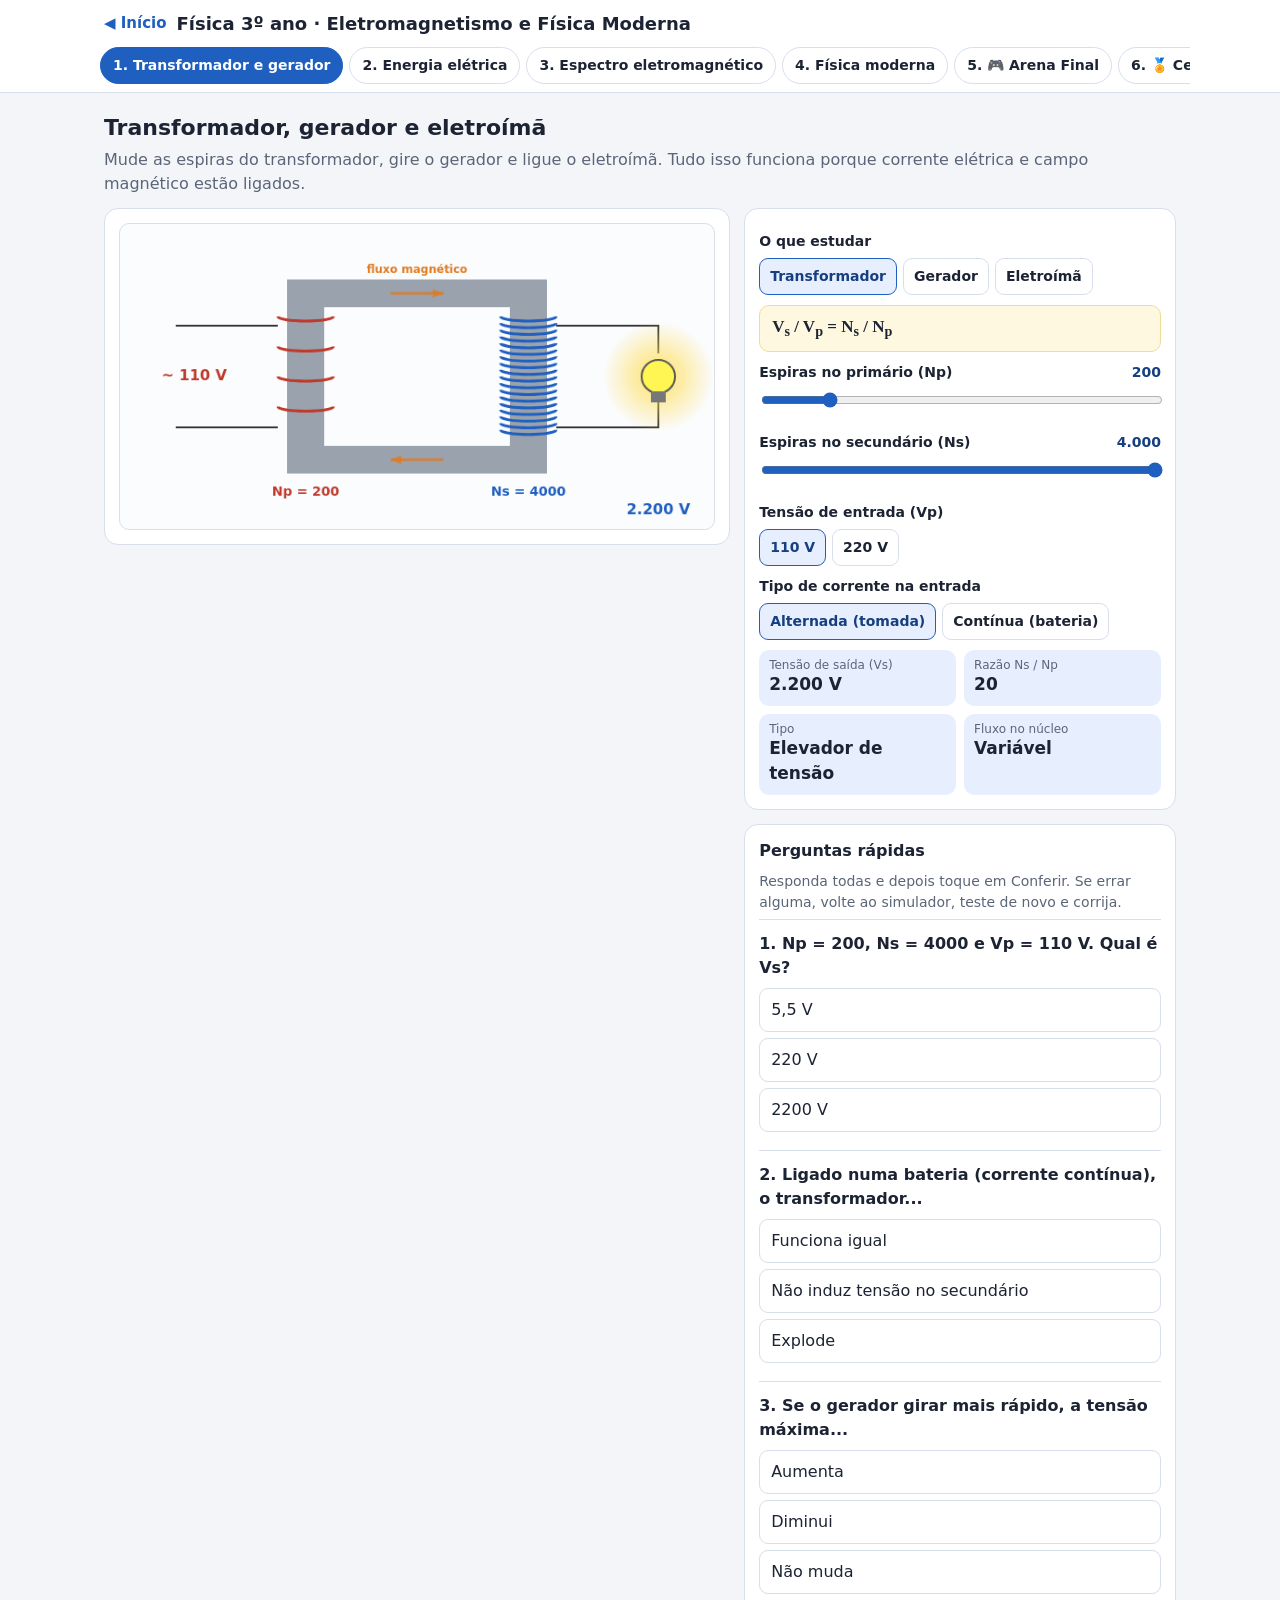
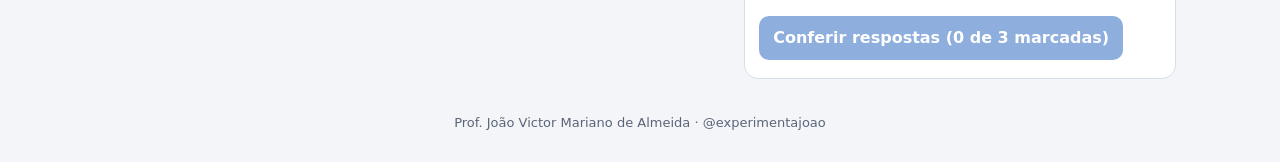
<file: fisica3.html>
<!DOCTYPE html>
<html lang="pt-BR">
<head>
<meta charset="utf-8">
<meta name="viewport" content="width=device-width, initial-scale=1">
<title>Física 3º ano · Simuladores</title>
<link rel="stylesheet" href="estilo.css">
</head>
<body>
<div class="topo">
  <div class="lin"><a class="voltar" href="index.html">◀ Início</a><h1>Física 3º ano · Eletromagnetismo e Física Moderna</h1></div>
  <div class="abas" id="abas"></div>
</div>
<main id="main"></main>
<footer>Prof. João Victor Mariano de Almeida · @experimentajoao</footer>
<script src="plataforma.js"></script>
<script>
/* Link do desafio Kahoot no modo Atribuir (cole entre as aspas) */
var KAHOOT_DESAFIO = '';

var C = 3e8, H = 6.6e-34, EV = 1.6e-19;
function modos(c, lista, inicial, on) {
  var caixas = {};
  P.seg(c, 'O que estudar', lista, inicial, function (v) { for (var k in caixas) caixas[k].style.display = k === v ? '' : 'none'; on(v); });
  lista.forEach(function (m) { caixas[m[0]] = P.el('div'); caixas[m[0]].style.display = m[0] === inicial ? '' : 'none'; c.appendChild(caixas[m[0]]); });
  return caixas;
}
function corLambda(nm) {
  if (nm < 380) return '#b28cff'; if (nm > 750) return '#a33';
  var r = 0, g = 0, b = 0;
  if (nm < 440) { r = (440 - nm) / 60; b = 1; } else if (nm < 490) { g = (nm - 440) / 50; b = 1; } else if (nm < 510) { g = 1; b = (510 - nm) / 20; }
  else if (nm < 580) { r = (nm - 510) / 70; g = 1; } else if (nm < 645) { r = 1; g = (645 - nm) / 65; } else r = 1;
  return 'rgb(' + Math.round(r * 255) + ',' + Math.round(g * 255) + ',' + Math.round(b * 255) + ')';
}
function lamp(ctx, x, y, brilho) {
  var b = Math.max(0, Math.min(1, brilho));
  if (b > 0.02) { var gr = ctx.createRadialGradient(x, y, 4, x, y, 60); gr.addColorStop(0, 'rgba(255,220,80,' + b + ')'); gr.addColorStop(1, 'rgba(255,220,80,0)'); ctx.fillStyle = gr; ctx.beginPath(); ctx.arc(x, y, 60, 0, 7); ctx.fill(); }
  ctx.fillStyle = b > 0.02 ? 'rgb(255,' + Math.round(200 + 55 * b) + ',' + Math.round(100 * b) + ')' : '#eee';
  ctx.strokeStyle = '#555'; ctx.lineWidth = 2; ctx.beginPath(); ctx.arc(x, y, 18, 0, 7); ctx.fill(); ctx.stroke();
  ctx.fillStyle = '#777'; ctx.fillRect(x - 8, y + 16, 16, 12);
}

/* ============ 1. TRANSFORMADOR, GERADOR, ELETROÍMÃ ============ */
function simEletro(a) {
  var T = P.tela(a.tela, 640, 330), ctx = T.ctx, c = a.ctrl, modo = 'trafo', t = 0, hist = [];
  var cx = modos(c, [['trafo', 'Transformador'], ['ger', 'Gerador'], ['ima', 'Eletroímã']], 'trafo', function (v) { modo = v; t = 0; hist = []; calc(); });
  P.formula(cx.trafo, '<b>V<sub>s</sub> / V<sub>p</sub> = N<sub>s</sub> / N<sub>p</sub></b>');
  var Np = P.slider(cx.trafo, 'Espiras no primário (Np)', { min: 50, max: 1000, step: 50, value: 200 }, calc);
  var Ns = P.slider(cx.trafo, 'Espiras no secundário (Ns)', { min: 50, max: 4000, step: 50, value: 4000 }, calc);
  var Vp = P.seg(cx.trafo, 'Tensão de entrada (Vp)', [[110, '110 V'], [220, '220 V']], 110, calc);
  var cor = P.seg(cx.trafo, 'Tipo de corrente na entrada', [['ac', 'Alternada (tomada)'], ['dc', 'Contínua (bateria)']], 'ac', calc);
  P.formula(cx.ger, 'Lei de Faraday: tensão induzida quando o <b>fluxo magnético varia</b>. &nbsp; <b>ε<sub>máx</sub> = N · B · A · 2πf</b>');
  var fg = P.slider(cx.ger, 'Rotação da espira (f)', { min: 0, max: 5, step: 0.5, value: 1, unit: 'voltas/s' }, calc);
  var Ng = P.slider(cx.ger, 'Número de espiras (N)', { min: 10, max: 200, step: 10, value: 100 }, calc);
  var Bg = P.slider(cx.ger, 'Campo do ímã (B)', { min: 0.1, max: 0.5, step: 0.1, value: 0.2, unit: 'T' }, calc);
  P.dica(cx.ger, 'Área da espira: A = 0,01 m².');
  P.formula(cx.ima, '<b>B = μ · N · I / ℓ</b> &nbsp; (ℓ = 0,1 m; o núcleo de ferro multiplica o campo)');
  var Ni = P.slider(cx.ima, 'Número de espiras (N)', { min: 50, max: 500, step: 50, value: 200 }, calc);
  var Ii = P.slider(cx.ima, 'Corrente (I)', { min: 0, max: 5, step: 0.5, value: 2, unit: 'A' }, calc);
  var nuc = P.seg(cx.ima, 'Núcleo', [['ar', 'Sem núcleo (ar)'], ['fe', 'Com núcleo de ferro']], 'ar', calc);
  var L = P.leituras(c, [['a', ''], ['b', ''], ['c', ''], ['d', '']]), rot = c.querySelectorAll('.leit small');
  function Bima() { return 4 * Math.PI * 1e-7 * (nuc.get() === 'fe' ? 200 : 1) * Ni.get() * Ii.get() / 0.1; }
  function calc() {
    var r;
    if (modo === 'trafo') {
      var vs = cor.get() === 'ac' ? Vp.get() * Ns.get() / Np.get() : 0;
      r = [['Tensão de saída (Vs)', P.fmt(vs, 1) + ' V'], ['Razão Ns / Np', P.fmt(Ns.get() / Np.get(), 2)], ['Tipo', cor.get() === 'dc' ? 'Não funciona (fluxo constante)' : Ns.get() > Np.get() ? 'Elevador de tensão' : Ns.get() < Np.get() ? 'Abaixador de tensão' : 'Mesma tensão'], ['Fluxo no núcleo', cor.get() === 'ac' ? 'Variável' : 'Constante']];
    } else if (modo === 'ger') {
      var em = Ng.get() * Bg.get() * 0.01 * 2 * Math.PI * fg.get();
      r = [['Tensão máxima ε', P.fmt(em, 2) + ' V'], ['Frequência da tensão', P.fmt(fg.get()) + ' Hz'], ['Transformação', 'Mecânica → elétrica'], ['Espira parada', 'Não gera tensão']];
    } else {
      var B = Bima();
      r = [['Campo magnético B', P.sci(B, 3) + ' T'], ['Clipes atraídos', String(Math.min(30, Math.floor(B * 2000)))], ['Núcleo', nuc.get() === 'fe' ? 'Ferro' : 'Ar'], ['Corrente', P.fmt(Ii.get()) + ' A']];
    }
    r.forEach(function (x, i) { rot[i].textContent = x[0]; L.set('abcd'[i], x[1]); });
  }
  calc();
  function bobina(x, y, h, n, cor) { ctx.strokeStyle = cor; ctx.lineWidth = 3; var k = Math.max(3, Math.min(18, Math.round(n / 50))); for (var i = 0; i < k; i++) { var yy = y + i * h / k; ctx.beginPath(); ctx.ellipse(x, yy, 30, 5, 0, 0, Math.PI); ctx.stroke(); } }
  return function (dt) {
    t += dt; ctx.clearRect(0, 0, 640, 330);
    if (modo === 'trafo') {
      ctx.fillStyle = '#9aa3ad'; ctx.fillRect(180, 60, 280, 30); ctx.fillRect(180, 240, 280, 30); ctx.fillRect(180, 60, 40, 210); ctx.fillRect(420, 60, 40, 210);
      bobina(200, 100, 130, Np.get(), '#c0392b'); bobina(440, 100, 130, Ns.get(), '#1f5fbf');
      var ac = cor.get() === 'ac', fl = ac ? Math.sin(2 * Math.PI * 1 * t) : 1;
      ctx.globalAlpha = 0.8; P.seta(ctx, 320 - 40 * fl, 75, 320 + 40 * fl, 75, '#e07a1f', 3); P.seta(ctx, 320 + 40 * fl, 255, 320 - 40 * fl, 255, '#e07a1f', 3); ctx.globalAlpha = 1;
      P.texto(ctx, 'fluxo magnético', 320, 50, { tam: 12, cor: '#e07a1f' });
      P.texto(ctx, 'Np = ' + Np.get(), 200, 290, { cor: '#c0392b' }); P.texto(ctx, 'Ns = ' + Ns.get(), 440, 290, { cor: '#1f5fbf' });
      ctx.strokeStyle = '#333'; ctx.lineWidth = 2; ctx.beginPath(); ctx.moveTo(170, 110); ctx.lineTo(60, 110); ctx.moveTo(170, 220); ctx.lineTo(60, 220); ctx.stroke();
      P.texto(ctx, (ac ? '~ ' : '= ') + Vp.get() + ' V', 80, 165, { tam: 16, cor: '#c0392b' });
      ctx.beginPath(); ctx.moveTo(470, 110); ctx.lineTo(580, 110); ctx.lineTo(580, 140); ctx.moveTo(470, 220); ctx.lineTo(580, 220); ctx.lineTo(580, 190); ctx.stroke();
      var vs = ac ? Vp.get() * Ns.get() / Np.get() : 0;
      lamp(ctx, 580, 165, vs / 2200 * Math.abs(fl) * 0.6 + (vs > 0 ? 0.4 : 0));
      P.texto(ctx, P.fmt(vs, 0) + ' V', 580, 310, { tam: 16, cor: '#1f5fbf' });
    } else if (modo === 'ger') {
      var w = 2 * Math.PI * fg.get(), th = w * t, em = Ng.get() * Bg.get() * 0.01 * w, e = em * Math.sin(th);
      ctx.fillStyle = '#c0392b'; ctx.fillRect(40, 60, 60, 120); ctx.fillStyle = '#1f5fbf'; ctx.fillRect(300, 60, 60, 120);
      P.texto(ctx, 'N', 70, 120, { cor: '#fff', tam: 20 }); P.texto(ctx, 'S', 330, 120, { cor: '#fff', tam: 20 });
      for (var yy = 75; yy <= 165; yy += 22) { ctx.strokeStyle = 'rgba(0,0,0,.15)'; ctx.lineWidth = 1; ctx.beginPath(); ctx.moveTo(100, yy); ctx.lineTo(300, yy); ctx.stroke(); }
      var wd = 70 * Math.cos(th);
      ctx.strokeStyle = '#d4880f'; ctx.lineWidth = 5; ctx.strokeRect(200 - Math.abs(wd), 80, 2 * Math.abs(wd) + 1, 80);
      P.texto(ctx, 'espira girando', 200, 200, { tam: 12 });
      hist.push(e); if (hist.length > 240) hist.shift();
      ctx.strokeStyle = '#ccc'; ctx.beginPath(); ctx.moveTo(390, 120); ctx.lineTo(630, 120); ctx.stroke();
      var mx = Math.max(0.5, em) * 1.15;
      ctx.strokeStyle = '#1d8a52'; ctx.lineWidth = 2; ctx.beginPath(); hist.forEach(function (v, i) { var X = 390 + i, Y = 120 - v / mx * 90; i ? ctx.lineTo(X, Y) : ctx.moveTo(X, Y); }); ctx.stroke();
      P.texto(ctx, 'tensão × tempo (pico: ' + P.fmt(em, 2) + ' V)', 510, 20, { tam: 12 });
      lamp(ctx, 200, 270, Math.abs(e) / Math.max(em, 1) * Math.min(1, em / 10));
      P.texto(ctx, 'ε = ' + P.fmt(e, 1) + ' V', 400, 270, { tam: 16, cor: '#1d8a52' });
    } else {
      var B = Bima(), n = Math.min(30, Math.floor(B * 2000));
      ctx.fillStyle = nuc.get() === 'fe' ? '#7d858f' : 'rgba(0,0,0,.05)'; ctx.fillRect(160, 120, 240, 40);
      ctx.strokeStyle = '#d4880f'; ctx.lineWidth = 3; var k = Math.round(Ni.get() / 25);
      for (var i = 0; i < k; i++) { var x = 170 + i * 220 / k; ctx.beginPath(); ctx.ellipse(x, 140, 5, 30, 0, 0, 7); ctx.stroke(); }
      ctx.strokeStyle = '#333'; ctx.lineWidth = 2; ctx.beginPath(); ctx.moveTo(170, 170); ctx.lineTo(170, 290); ctx.lineTo(260, 290); ctx.moveTo(390, 170); ctx.lineTo(390, 290); ctx.lineTo(300, 290); ctx.stroke();
      ctx.fillStyle = '#444'; ctx.fillRect(260, 275, 40, 30); P.texto(ctx, 'pilha', 280, 318, { tam: 11 });
      for (var q = 0; q < 30; q++) {
        var at = q < n, px = at ? 405 + (q % 6) * 10 : 470 + (q % 10) * 15, py = at ? 125 + Math.floor(q / 6) * 8 : 230 + Math.floor(q / 10) * 14;
        ctx.strokeStyle = '#7a8899'; ctx.lineWidth = 2; ctx.strokeRect(px, py, 10, 5);
      }
      P.texto(ctx, n + ' clipes presos', 520, 60, { tam: 16, cor: '#163f80' });
    }
  };
}

/* ============ 2. GERAÇÃO E CONSUMO DE ENERGIA ============ */
function simEnergia(a) {
  var T = P.tela(a.tela, 640, 330), ctx = T.ctx, c = a.ctrl, modo = 'cons', t = 0;
  var cx = modos(c, [['cons', 'Conta de luz'], ['trans', 'Transmissão'], ['usina', 'Usinas']], 'cons', function (v) { modo = v; calc(); });
  P.formula(cx.cons, '<b>E = P · Δt</b> &nbsp; (P em kW, Δt em horas → E em kWh)');
  var ap = [['Chuveiro', 5500, 'min', 30, 0, 60, 5], ['Ferro de passar', 1000, 'min', 20, 0, 120, 10], ['TV', 100, 'h', 4, 0, 12, 1], ['Geladeira (média)', 60, 'h', 24, 24, 24, 1], ['Lâmpada LED (5 un.)', 45, 'h', 6, 0, 12, 1], ['Carregador de celular', 10, 'h', 3, 0, 8, 1]];
  var sls = ap.map(function (x) { return P.slider(cx.cons, x[0] + ' (' + P.fmt(x[1]) + ' W) · uso por dia', { min: x[4], max: x[5], step: x[6], value: x[3], unit: x[2] }, calc); });
  var tar = P.slider(cx.cons, 'Tarifa de exemplo', { min: 0.6, max: 1.2, step: 0.05, value: 0.9, unit: 'R$/kWh', fmt: function (v) { return P.fmt(v, 2); } }, calc);
  P.formula(cx.trans, '<b>i = P / U</b> &nbsp; e &nbsp; perda nos fios <b>P<sub>perdida</sub> = R · i²</b>');
  var Pt = P.slider(cx.trans, 'Potência enviada pela usina', { min: 1, max: 20, step: 1, value: 10, unit: 'MW' }, calc);
  var Ut = P.seg(cx.trans, 'Tensão da linha', [[13800, '13,8 kV'], [138000, '138 kV'], [500000, '500 kV']], 13800, calc);
  var Rt = P.slider(cx.trans, 'Resistência dos fios (R)', { min: 1, max: 20, step: 1, value: 5, unit: 'Ω' }, calc);
  var fontes = {
    hidro: ['Hidrelétrica', 'Gravitacional da água → cinética → elétrica', 'Sim', 'Não', 'Alaga grandes áreas e muda rios', 'Chuvas'],
    solar: ['Solar fotovoltaica', 'Luminosa → elétrica (direto, sem gerador)', 'Sim', 'Não', 'Ocupa grandes áreas; descarte de painéis', 'Só gera com luz do Sol'],
    eolica: ['Eólica', 'Cinética do vento → elétrica', 'Sim', 'Não', 'Ruído e impacto em aves', 'Depende do vento'],
    termo: ['Termelétrica (gás/carvão)', 'Química → térmica → cinética → elétrica', 'Não', 'Sim (CO₂)', 'Poluição do ar e efeito estufa', 'Gera a qualquer hora'],
    nuc: ['Nuclear (Angra)', 'Nuclear (fissão) → térmica → cinética → elétrica', 'Não', 'Não', 'Lixo radioativo e risco de acidente', 'Gera a qualquer hora']
  };
  var fon = P.seg(cx.usina, 'Usina', Object.keys(fontes).map(function (k) { return [k, fontes[k][0]]; }), 'solar', calc);
  var L = P.leituras(c, [['a', ''], ['b', ''], ['c', ''], ['d', '']]), rot = c.querySelectorAll('.leit small');
  var kwh = [];
  function calc() {
    var r;
    if (modo === 'cons') {
      kwh = ap.map(function (x, i) { var h = x[2] === 'min' ? sls[i].get() / 60 : sls[i].get(); return x[1] / 1000 * h * 30; });
      var tot = kwh.reduce(function (s, v) { return s + v; }, 0), mx = 0, nm = '';
      kwh.forEach(function (v, i) { if (v > mx) { mx = v; nm = ap[i][0]; } });
      r = [['Consumo no mês (30 dias)', P.fmt(tot, 1) + ' kWh'], ['Custo estimado', 'R$ ' + P.fmt(tot * tar.get(), 2)], ['Quem mais gasta', nm], ['Chuveiro no mês', P.fmt(kwh[0], 1) + ' kWh']];
    } else if (modo === 'trans') {
      var i = Pt.get() * 1e6 / Ut.get(), per = Rt.get() * i * i;
      r = [['Corrente na linha', P.fmt(i, 1) + ' A'], ['Potência perdida (calor)', P.fmt(per / 1e3, 1) + ' kW'], ['Perda em %', P.fmt(per / (Pt.get() * 1e6) * 100, 2) + '%'], ['Chega na cidade', P.fmt((Pt.get() * 1e6 - per) / 1e6, 2) + ' MW']];
    } else {
      var f = fontes[fon.get()];
      r = [['Transformação de energia', f[1]], ['Renovável?', f[2]], ['Emite gases do efeito estufa ao operar?', f[3]], ['Impacto / limitação', f[4] + '. ' + f[5] + '.']];
    }
    r.forEach(function (x, i) { rot[i].textContent = x[0]; L.set('abcd'[i], x[1]); });
  }
  calc();
  return function (dt) {
    t += dt; ctx.clearRect(0, 0, 640, 330);
    if (modo === 'cons') {
      var mx = Math.max.apply(null, kwh.concat([1]));
      kwh.forEach(function (v, i) {
        var y = 25 + i * 50, w = v / mx * 380;
        P.texto(ctx, ap[i][0], 10, y + 12, { al: 'left', tam: 13 });
        ctx.fillStyle = i === 0 ? '#c0392b' : '#1f5fbf'; ctx.fillRect(170, y, w, 24);
        P.texto(ctx, P.fmt(v, 1) + ' kWh', 178 + w, y + 12, { al: 'left', tam: 13, cor: '#163f80' });
      });
    } else if (modo === 'trans') {
      var i = Pt.get() * 1e6 / Ut.get(), per = Rt.get() * i * i, frac = Math.min(1, per / (Pt.get() * 1e6) * 4);
      ctx.fillStyle = '#7d858f'; ctx.fillRect(20, 170, 80, 90); P.texto(ctx, 'usina', 60, 275, { tam: 12 });
      ctx.fillStyle = '#e9b44c'; ctx.fillRect(540, 190, 30, 70); ctx.fillRect(575, 170, 30, 90); P.texto(ctx, 'cidade', 575, 275, { tam: 12 });
      [180, 300, 420].forEach(function (x) { ctx.strokeStyle = '#555'; ctx.lineWidth = 3; ctx.beginPath(); ctx.moveTo(x, 270); ctx.lineTo(x, 110); ctx.moveTo(x - 25, 115); ctx.lineTo(x + 25, 115); ctx.stroke(); });
      var cor = 'rgb(' + Math.round(80 + 175 * frac) + ',' + Math.round(80 - 40 * frac) + ',' + Math.round(80 - 60 * frac) + ')';
      ctx.strokeStyle = cor; ctx.lineWidth = 2 + 4 * frac; ctx.beginPath(); ctx.moveTo(100, 180); ctx.quadraticCurveTo(140, 135, 180, 115); ctx.quadraticCurveTo(240, 145, 300, 115); ctx.quadraticCurveTo(360, 145, 420, 115); ctx.quadraticCurveTo(480, 145, 540, 190); ctx.stroke();
      for (var k = 0; k < 6; k++) { var s = ((t * 0.3 + k / 6) % 1); var x = 100 + s * 440; ctx.fillStyle = '#ffd54a'; ctx.beginPath(); ctx.arc(x, 150 - 20 * Math.sin(s * Math.PI * 3) * 0, 4, 0, 7); }
      if (frac > 0.05) for (var h = 0; h < 8; h++) { var xx = 150 + h * 50, yy = 120 - ((t * 40 + h * 13) % 40); ctx.fillStyle = 'rgba(192,57,43,' + frac + ')'; P.texto(ctx, '〰', xx, yy, { tam: 14, cor: 'rgba(192,57,43,' + frac + ')' }); }
      P.texto(ctx, 'U = ' + P.fmt(Ut.get() / 1000, 1) + ' kV   ·   i = ' + P.fmt(i, 0) + ' A', 320, 40, { tam: 16, cor: '#163f80' });
      P.texto(ctx, 'fio vermelho e ondinhas = energia perdida como calor (efeito Joule)', 320, 310, { tam: 12, cor: '#c0392b' });
    } else {
      var k2 = fon.get(), f = fontes[k2], et = f[1].split(' → ');
      et.forEach(function (s, i) {
        var x = 30 + i * (580 / et.length), w = 580 / et.length - 30;
        ctx.fillStyle = i === et.length - 1 ? '#e7f6ec' : '#e7efff'; ctx.strokeStyle = '#1f5fbf'; ctx.lineWidth = 2;
        ctx.fillRect(x, 120, w, 70); ctx.strokeRect(x, 120, w, 70);
        var palavras = s.split(' '), l1 = palavras.slice(0, 2).join(' '), l2 = palavras.slice(2).join(' ');
        P.texto(ctx, l1, x + w / 2, l2 ? 145 : 155, { tam: 13 }); if (l2) P.texto(ctx, l2, x + w / 2, 165, { tam: 12 });
        if (i < et.length - 1) P.seta(ctx, x + w + 2, 155, x + w + 26, 155, '#e07a1f', 3);
      });
      P.texto(ctx, f[0], 320, 60, { tam: 20, cor: '#163f80' });
      P.texto(ctx, 'Renovável: ' + f[2] + '   ·   Gases do efeito estufa ao operar: ' + f[3], 320, 250, { tam: 13 });
    }
  };
}

/* ============ 3. ESPECTRO ELETROMAGNÉTICO ============ */
function simEspectro(a) {
  var T = P.tela(a.tela, 640, 300), ctx = T.ctx, c = a.ctrl, t = 0;
  P.formula(c, '<b>c = λ · f</b> (c = 3 × 10⁸ m/s) &nbsp; e &nbsp; <b>E = h · f</b> (h = 6,6 × 10⁻³⁴ J·s)');
  var lf = P.slider(c, 'Frequência (escala de potências de 10)', { min: 4, max: 20, step: 0.05, value: 8, fmt: function (v) { return P.sci(Math.pow(10, v), 2); }, unit: 'Hz' }, calc);
  var pres = [['Rádio AM', 1e6], ['Rádio FM', 1e8], ['Wi-Fi', 2.4e9], ['Micro-ondas', 2.45e9], ['Controle remoto', 3e14], ['Luz vermelha', 4.3e14], ['Luz verde', 5.5e14], ['Luz violeta', 7.5e14], ['Ultravioleta (UV)', 1.5e15], ['Raio X', 3e18], ['Raio gama', 1e20]];
  var box = P.el('div', 'seg'); c.appendChild(box);
  pres.forEach(function (p) { var b = P.el('button', '', p[0]); b.type = 'button'; b.onclick = function () { lf.set(Math.log10(p[1])); calc(); }; box.appendChild(b); });
  var L = P.leituras(c, [['r', 'Região do espectro'], ['l', 'Comprimento de onda λ'], ['e', 'Energia do fóton'], ['i', 'Ionizante?'], ['u', 'Exemplos de uso']]);
  var faixas = [[4, 9, 'Ondas de rádio', '#9bd0ff', 'Rádio, TV, celular'], [9, 11.5, 'Micro-ondas', '#a6e3a1', 'Forno, Wi-Fi, radar'], [11.5, 14.6, 'Infravermelho', '#ffb38a', 'Controle remoto, calor, câmera térmica'], [14.6, 14.9, 'Luz visível', 'rainbow', 'Visão, fotossíntese'], [14.9, 16.5, 'Ultravioleta', '#c9a7ff', 'Bronzeamento, esterilização'], [16.5, 19, 'Raios X', '#8aa1c1', 'Radiografia'], [19, 20.1, 'Raios gama', '#5c6b80', 'Radioterapia, esterilização']];
  function faixa(v) { for (var i = 0; i < faixas.length; i++) if (v < faixas[i][1]) return faixas[i]; return faixas[faixas.length - 1]; }
  function lamTxt(l) { if (l >= 1000) return P.fmt(l / 1000, 1) + ' km'; if (l >= 1) return P.fmt(l, 2) + ' m'; if (l >= 0.01) return P.fmt(l * 100, 2) + ' cm'; if (l >= 1e-6) return P.fmt(l * 1e6, 2) + ' µm'; if (l >= 1e-9) return P.fmt(l * 1e9, 1) + ' nm'; return P.sci(l, 2) + ' m'; }
  function calc() {
    var f = Math.pow(10, lf.get()), l = C / f, E = H * f, fx = faixa(lf.get());
    L.set('r', fx[2]); L.set('l', lamTxt(l)); L.set('e', P.sci(E, 2) + ' J (' + P.sci(E / EV, 2) + ' eV)');
    L.set('i', E / EV >= 10 ? 'Sim: pode arrancar elétrons e danificar células' : 'Não'); L.set('u', fx[4]);
  }
  calc();
  return function (dt) {
    t += dt; ctx.clearRect(0, 0, 640, 300);
    var x0 = 30, w = 580;
    faixas.forEach(function (fx) {
      var a1 = x0 + (fx[0] - 4) / 16 * w, a2 = x0 + (Math.min(fx[1], 20) - 4) / 16 * w;
      if (fx[3] === 'rainbow') { var g = ctx.createLinearGradient(a1, 0, a2, 0); ['red', 'orange', 'yellow', 'green', 'blue', 'violet'].forEach(function (cc, i) { g.addColorStop(i / 5, cc); }); ctx.fillStyle = g; } else ctx.fillStyle = fx[3];
      ctx.fillRect(a1, 200, a2 - a1, 40);
    });
    ['rádio', 'micro-ondas', 'infraverm.', '', 'UV', 'raios X', 'gama'].forEach(function (s, i) { var fx = faixas[i]; P.texto(ctx, s, x0 + ((fx[0] + Math.min(fx[1], 20)) / 2 - 4) / 16 * w, 255, { tam: 11 }); });
    P.texto(ctx, 'visível', x0 + (14.75 - 4) / 16 * w, 190, { tam: 11 });
    P.texto(ctx, '← menor frequência, maior λ', 120, 285, { tam: 12, cor: '#5b6578' }); P.texto(ctx, 'maior frequência, menor λ, mais energia →', 470, 285, { tam: 12, cor: '#5b6578' });
    var xm = x0 + (lf.get() - 4) / 16 * w; P.seta(ctx, xm, 160, xm, 198, '#c0392b', 3);
    /* onda ilustrativa: ciclos crescem com a frequência */
    var cic = 1 + (lf.get() - 4) / 16 * 30, fx = faixa(lf.get()), nm = C / Math.pow(10, lf.get()) * 1e9;
    ctx.strokeStyle = fx[3] === 'rainbow' ? corLambda(nm) : '#1f5fbf'; ctx.lineWidth = 2.5; ctx.beginPath();
    for (var X = 0; X <= 580; X++) { var Y = 85 - 45 * Math.sin(2 * Math.PI * cic * X / 580 - t * 4); X ? ctx.lineTo(30 + X, Y) : ctx.moveTo(30 + X, Y); }
    ctx.stroke();
  };
}

/* ============ 4. FÍSICA MODERNA ============ */
function simModerna(a) {
  var T = P.tela(a.tela, 640, 340), ctx = T.ctx, c = a.ctrl, modo = 'foto', t = 0, part = [], atomos = [], hist = [], tr = 0, rodar = false, salto = 0;
  var cx = modos(c, [['foto', 'Efeito fotoelétrico'], ['bohr', 'Átomo de Bohr'], ['radio', 'Meia-vida'], ['emc', 'E = m·c²']], 'foto', function (v) { modo = v; calc(); });
  P.formula(cx.foto, '<b>E<sub>fóton</sub> = h · f</b> &nbsp; e &nbsp; <b>E<sub>c máx</sub> = h · f − W</b> &nbsp; (E em eV ≈ 1240 / λ em nm)');
  var metais = { na: [2.3, 'Sódio (W = 2,3 eV)'], zn: [4.3, 'Zinco (W = 4,3 eV)'], cu: [4.7, 'Cobre (W = 4,7 eV)'] };
  var met = P.seg(cx.foto, 'Metal da placa', Object.keys(metais).map(function (k) { return [k, metais[k][1]]; }), 'na', calc);
  var lam = P.slider(cx.foto, 'Comprimento de onda da luz (λ)', { min: 150, max: 750, step: 10, value: 600, unit: 'nm' }, calc);
  var inten = P.slider(cx.foto, 'Intensidade da luz', { min: 10, max: 100, step: 10, value: 50, unit: '%' }, calc);
  P.formula(cx.bohr, '<b>E<sub>n</sub> = −13,6 / n²</b> eV (hidrogênio) &nbsp; e &nbsp; <b>E<sub>fóton</sub> = E<sub>inicial</sub> − E<sub>final</sub></b>');
  var ni = P.slider(cx.bohr, 'Nível inicial do elétron', { min: 2, max: 6, step: 1, value: 3 }, calc);
  var nf = P.slider(cx.bohr, 'Nível final do elétron', { min: 1, max: 5, step: 1, value: 2 }, calc);
  var bsa = P.el('button', 'bt', '⚡ Fazer o salto'); cx.bohr.appendChild(bsa); bsa.onclick = function () { salto = 0.001; };
  P.formula(cx.radio, '<b>m = m<sub>0</sub> / 2<sup>n</sup></b> &nbsp; (n = número de meias-vidas = t / T<sub>1/2</sub>)');
  var Th = P.slider(cx.radio, 'Meia-vida (T½)', { min: 1, max: 10, step: 1, value: 5, unit: 'dias' }, function () { reiniciaRadio(); calc(); });
  var m0 = P.slider(cx.radio, 'Massa inicial', { min: 10, max: 200, step: 10, value: 80, unit: 'g' }, calc);
  var br1 = P.el('button', 'bt', '▶ Passar o tempo'), br2 = P.el('button', 'bt sec', '↺ Reiniciar'); cx.radio.appendChild(br1); cx.radio.appendChild(br2);
  br1.onclick = function () { rodar = !rodar; br1.textContent = rodar ? '⏸ Pausar' : '▶ Passar o tempo'; };
  br2.onclick = function () { reiniciaRadio(); calc(); };
  P.formula(cx.emc, '<b>E = m · c²</b> &nbsp; c = 3 × 10⁸ m/s');
  var me = P.slider(cx.emc, 'Massa transformada em energia', { min: 0.1, max: 10, step: 0.1, value: 1, unit: 'g' }, calc);
  P.dica(cx.emc, 'Na fissão (usinas de Angra) e na fusão (Sol) uma pequena parte da massa vira energia.');
  var L = P.leituras(c, [['a', ''], ['b', ''], ['c', ''], ['d', '']]), rot = c.querySelectorAll('.leit small');
  function reiniciaRadio() { tr = 0; hist = []; rodar = false; br1.textContent = '▶ Passar o tempo'; atomos = []; for (var i = 0; i < 400; i++) atomos.push(true); }
  reiniciaRadio();
  function En(n) { return -13.6 / (n * n); }
  function calc() {
    var r;
    if (modo === 'foto') {
      var E = 1240 / lam.get(), W = metais[met.get()][0];
      r = [['Frequência da luz', P.sci(C / (lam.get() * 1e-9), 2) + ' Hz'], ['Energia de cada fóton', P.fmt(E, 2) + ' eV'], ['Arranca elétrons?', E > W ? 'Sim' : 'Não (por mais intensa que seja)'], ['Energia cinética máxima', E > W ? P.fmt(E - W, 2) + ' eV' : '0']];
    } else if (modo === 'bohr') {
      var i = ni.get(), f = Math.min(nf.get(), i - 1); if (f !== nf.get()) nf.set(f);
      var Ef = En(f) - En(i), dE = -Ef, l = 1240 / dE;
      r = [['Energia no nível inicial', P.fmt(En(i), 2) + ' eV'], ['Energia no nível final', P.fmt(En(f), 2) + ' eV'], ['Energia do fóton emitido', P.fmt(dE, 2) + ' eV'], ['λ do fóton', P.fmt(l, 0) + ' nm (' + (l < 380 ? 'ultravioleta' : l > 750 ? 'infravermelho' : 'luz visível') + ')']];
    } else if (modo === 'radio') {
      var n = tr / Th.get();
      r = [['Tempo passado', P.fmt(tr, 1) + ' dias'], ['Meias-vidas passadas', P.fmt(n, 2)], ['Massa restante (m₀/2ⁿ)', P.fmt(m0.get() / Math.pow(2, n), 1) + ' g'], ['Núcleos ainda radioativos', atomos.filter(Boolean).length + ' de 400']];
    } else {
      var Ej = me.get() / 1000 * C * C;
      r = [['Massa', P.fmt(me.get()) + ' g = ' + P.fmt(me.get() / 1000, 4) + ' kg'], ['Energia liberada', P.sci(Ej, 2) + ' J'], ['Em kWh', P.sci(Ej / 3.6e6, 2) + ' kWh'], ['Abasteceria uma casa (150 kWh/mês) por', P.fmt(Ej / 3.6e6 / 150 / 12, 0) + ' anos']];
    }
    r.forEach(function (x, i) { rot[i].textContent = x[0]; L.set('abcd'[i], x[1]); });
  }
  calc();
  return function (dt) {
    t += dt; ctx.clearRect(0, 0, 640, 340);
    if (modo === 'foto') {
      var E = 1240 / lam.get(), W = metais[met.get()][0], cor = corLambda(lam.get());
      ctx.fillStyle = '#9aa3ad'; ctx.fillRect(300, 80, 30, 200); P.texto(ctx, metais[met.get()][1].split(' (')[0], 315, 300, { tam: 13 });
      ctx.fillStyle = '#444'; ctx.fillRect(20, 40, 60, 40); P.texto(ctx, 'lâmpada', 50, 95, { tam: 12 });
      if (Math.random() < inten.get() / 100 * dt * 30) part.push({ k: 'f', x: 80, y: 60 + Math.random() * 20, vx: 300, vy: 80 + Math.random() * 40 });
      part.forEach(function (p) {
        p.x += p.vx * dt; p.y += p.vy * dt;
        if (p.k === 'f' && p.x >= 300) { p.morto = true; if (E > W) part.push({ k: 'e', x: 330, y: p.y, vx: 60 + Math.sqrt(E - W) * 120, vy: (Math.random() - 0.5) * 40 }); }
      });
      part = part.filter(function (p) { return !p.morto && p.x < 650; });
      part.forEach(function (p) {
        if (p.k === 'f') { ctx.strokeStyle = cor; ctx.lineWidth = 2; ctx.beginPath(); for (var q = 0; q < 14; q++) { var X = p.x - q, Y = p.y + 4 * Math.sin(q * 1.3); q ? ctx.lineTo(X, Y) : ctx.moveTo(X, Y); } ctx.stroke(); }
        else { ctx.fillStyle = '#1f5fbf'; ctx.beginPath(); ctx.arc(p.x, p.y, 5, 0, 7); ctx.fill(); P.texto(ctx, '−', p.x, p.y, { cor: '#fff', tam: 10 }); }
      });
      P.texto(ctx, 'fótons de ' + P.fmt(E, 2) + ' eV', 170, 40, { tam: 13 });
      P.texto(ctx, E > W ? 'elétrons arrancados!' : 'nenhum elétron sai', 500, 60, { tam: 15, cor: E > W ? '#1d8a52' : '#c0392b' });
    } else if (modo === 'bohr') {
      var i = ni.get(), f = Math.min(nf.get(), i - 1);
      ctx.fillStyle = '#c0392b'; ctx.beginPath(); ctx.arc(170, 170, 10, 0, 7); ctx.fill();
      for (var n = 1; n <= 6; n++) { var r = 20 + n * 22; ctx.strokeStyle = n === i ? '#1f5fbf' : n === f ? '#1d8a52' : '#ccd'; ctx.lineWidth = n === i || n === f ? 2 : 1; ctx.beginPath(); ctx.arc(170, 170, r, 0, 7); ctx.stroke(); }
      var nAt = salto > 0 && salto < 1 ? i - (i - f) * salto : salto >= 1 ? f : i, rr = 20 + nAt * 22, an = t * 2;
      ctx.fillStyle = '#1f5fbf'; ctx.beginPath(); ctx.arc(170 + rr * Math.cos(an), 170 + rr * Math.sin(an), 6, 0, 7); ctx.fill();
      if (salto > 0) { salto = Math.min(salto + dt, 3); if (salto >= 1) { var l = 1240 / (En(f) - En(i)) * -1, px = 170 + (salto - 1) * 220; ctx.strokeStyle = corLambda(l); ctx.lineWidth = 3; ctx.beginPath(); for (var q = 0; q < 40; q++) { var X = px + q, Y = 170 + 7 * Math.sin(q * 0.6); q ? ctx.lineTo(X, Y) : ctx.moveTo(X, Y); } ctx.stroke(); P.texto(ctx, 'fóton', px + 20, 150, { tam: 12 }); } }
      /* diagrama de níveis */
      function yN(n) { return 30 - En(n) / 13.6 * 280; }
      P.texto(ctx, 'Níveis de energia', 470, 14, { tam: 12 });
      for (var m = 1; m <= 6; m++) { var y = yN(m); ctx.strokeStyle = m === i ? '#1f5fbf' : m === f ? '#1d8a52' : '#999'; ctx.lineWidth = 2; ctx.beginPath(); ctx.moveTo(400, y); ctx.lineTo(510, y); ctx.stroke(); if (m <= 4 || m === i || m === f) P.texto(ctx, 'n=' + m + ' (' + P.fmt(En(m), 2) + ' eV)', 516, y + (m >= 4 ? (m - 4) * 6 - 4 : 0), { tam: 11, al: 'left' }); }
      P.seta(ctx, 455, yN(i), 455, yN(f), '#e07a1f', 3);
    } else if (modo === 'radio') {
      if (rodar) { var dd = dt * 2; tr += dd; var p = 1 - Math.pow(0.5, dd / Th.get()); for (var k = 0; k < 400; k++) if (atomos[k] && Math.random() < p) atomos[k] = false; hist.push([tr, atomos.filter(Boolean).length]); calc(); if (tr > 6 * Th.get()) { rodar = false; br1.textContent = '▶ Passar o tempo'; } }
      for (var k2 = 0; k2 < 400; k2++) { ctx.fillStyle = atomos[k2] ? '#e07a1f' : '#cfd6e2'; ctx.beginPath(); ctx.arc(20 + (k2 % 20) * 13, 20 + Math.floor(k2 / 20) * 13, 5, 0, 7); ctx.fill(); }
      var gx = 320, gy = 300, gw = 300, gh = 260, tmax = 6 * Th.get();
      ctx.strokeStyle = '#555'; ctx.lineWidth = 1.5; ctx.beginPath(); ctx.moveTo(gx, gy - gh); ctx.lineTo(gx, gy); ctx.lineTo(gx + gw, gy); ctx.stroke();
      ctx.strokeStyle = '#999'; ctx.setLineDash([4, 4]); ctx.beginPath();
      for (var s = 0; s <= 60; s++) { var tt = s / 60 * tmax, Y = gy - gh * Math.pow(0.5, tt / Th.get()); s ? ctx.lineTo(gx + s / 60 * gw, Y) : ctx.moveTo(gx, Y); } ctx.stroke(); ctx.setLineDash([]);
      for (var mm = 1; mm <= 6; mm++) P.texto(ctx, mm * Th.get() + '', gx + mm / 6 * gw, gy + 12, { tam: 10 });
      P.texto(ctx, 'dias', gx + gw - 10, gy + 26, { tam: 11 }); P.texto(ctx, '100%', gx - 18, gy - gh, { tam: 10 }); P.texto(ctx, '50%', gx - 16, gy - gh / 2, { tam: 10 });
      ctx.strokeStyle = '#e07a1f'; ctx.lineWidth = 2.5; ctx.beginPath(); hist.forEach(function (h, i) { var X = gx + h[0] / tmax * gw, Y = gy - h[1] / 400 * gh; i ? ctx.lineTo(X, Y) : ctx.moveTo(X, Y); }); ctx.stroke();
      P.texto(ctx, 'laranja = núcleo radioativo', 135, 290, { tam: 12, cor: '#e07a1f' });
    } else {
      var Ej = me.get() / 1000 * C * C, casas = Ej / 3.6e6 / 150 / 12;
      ctx.fillStyle = '#e07a1f'; ctx.beginPath(); ctx.arc(110, 170, 10 + me.get() * 3, 0, 7); ctx.fill();
      P.texto(ctx, P.fmt(me.get()) + ' g', 110, 170 + 25 + me.get() * 3, { tam: 13 });
      P.seta(ctx, 180, 170, 280, 170, '#c0392b', 4); P.texto(ctx, 'E = m·c²', 230, 150, { tam: 14, cor: '#c0392b' });
      var gr = ctx.createRadialGradient(420, 170, 5, 420, 170, 110); gr.addColorStop(0, 'rgba(255,220,80,1)'); gr.addColorStop(1, 'rgba(255,220,80,0)'); ctx.fillStyle = gr; ctx.beginPath(); ctx.arc(420, 170, 110, 0, 7); ctx.fill();
      P.texto(ctx, P.sci(Ej, 2) + ' J', 420, 170, { tam: 20, cor: '#163f80' });
      P.texto(ctx, '≈ energia de uma casa por ' + P.fmt(casas, 0) + ' anos', 420, 300, { tam: 14 });
    }
  };
}

P.pagina([
  { id: 'eletro', nome: 'Transformador e gerador', titulo: 'Transformador, gerador e eletroímã', intro: 'Mude as espiras do transformador, gire o gerador e ligue o eletroímã. Tudo isso funciona porque corrente elétrica e campo magnético estão ligados.', init: function (a) {
    var f = simEletro(a);
    P.perguntas(a.dir, [
      { p: 'Np = 200, Ns = 4000 e Vp = 110 V. Qual é Vs?', a: ['5,5 V', '220 V', '2200 V'], c: 2, e: 'Ns é 20 vezes Np, então Vs = 20 · 110 = 2200 V.' },
      { p: 'Ligado numa bateria (corrente contínua), o transformador...', a: ['Funciona igual', 'Não induz tensão no secundário', 'Explode'], c: 1, e: 'Sem variação de fluxo magnético não há indução.' },
      { p: 'Se o gerador girar mais rápido, a tensão máxima...', a: ['Aumenta', 'Diminui', 'Não muda'], c: 0, e: 'O fluxo varia mais rápido, então ε aumenta.' }
    ]);
    return f; } },
  { id: 'energia', nome: 'Energia elétrica', titulo: 'Geração, transmissão e consumo de energia elétrica', intro: 'Monte a conta de luz da sua casa, veja por que as linhas de transmissão usam alta tensão e compare as usinas.', init: function (a) {
    var f = simEnergia(a);
    P.perguntas(a.dir, [
      { p: 'Chuveiro de 5500 W ligado 30 min por dia. Quanto ele gasta em 30 dias?', a: ['8,25 kWh', '82,5 kWh', '165 kWh'], c: 1, e: '5,5 kW · 0,5 h · 30 = 82,5 kWh.' },
      { p: 'Subindo a tensão da linha de 13,8 kV para 138 kV, a perda nos fios...', a: ['Aumenta', 'Cai muito', 'Não muda'], c: 1, e: 'A corrente cai 10 vezes e a perda (R·i²) cai 100 vezes.' },
      { p: 'Qual usina transforma luz diretamente em energia elétrica, sem gerador girando?', a: ['Hidrelétrica', 'Solar fotovoltaica', 'Nuclear'], c: 1, e: 'Como os parques solares do Noroeste de Minas.' }
    ]);
    return f; } },
  { id: 'espectro', nome: 'Espectro eletromagnético', titulo: 'Ondas eletromagnéticas e o espectro', intro: 'Percorra o espectro: das ondas de rádio aos raios gama. Veja o comprimento de onda e a energia de cada fóton.', init: function (a) {
    var f = simEspectro(a);
    P.perguntas(a.dir, [
      { p: 'Qual tem maior frequência?', a: ['Rádio FM', 'Luz visível', 'Raio X'], c: 2, e: 'Ordem: rádio, micro-ondas, infravermelho, visível, UV, raios X, gama.' },
      { p: 'Qual é o comprimento de onda do Wi-Fi (2,4 GHz)?', a: ['1,25 cm', '12,5 cm', '1,25 m'], c: 1, e: 'λ = 3 × 10⁸ / 2,4 × 10⁹ = 0,125 m.' },
      { p: 'Quais radiações são ionizantes?', a: ['Rádio e micro-ondas', 'Raios X e gama', 'Infravermelho e luz visível'], c: 1, e: 'Têm energia suficiente para arrancar elétrons dos átomos.' }
    ]);
    return f; } },
  { id: 'moderna', nome: 'Física moderna', titulo: 'Física moderna: fóton, átomo e núcleo', intro: 'Ilumine uma placa de metal, faça o elétron saltar entre os níveis do átomo, acompanhe a meia-vida e converta massa em energia.', init: function (a) {
    var f = simModerna(a);
    P.perguntas(a.dir, [
      { p: 'Luz vermelha (700 nm) bem forte no zinco (W = 4,3 eV). Saem elétrons?', a: ['Sim, porque é intensa', 'Não: cada fóton tem pouca energia', 'Só alguns'], c: 1, e: 'E = 1240/700 ≈ 1,8 eV < 4,3 eV. A intensidade não muda a energia de cada fóton.' },
      { p: 'O elétron do hidrogênio cai do nível 3 para o 2. O fóton emitido é...', a: ['Ultravioleta', 'Luz vermelha visível (≈ 656 nm)', 'Raio X'], c: 1, e: 'E = 3,4 − 1,51 = 1,89 eV → λ ≈ 656 nm.' },
      { p: '80 g de material com meia-vida de 5 dias. Quanto resta após 15 dias?', a: ['40 g', '20 g', '10 g'], c: 2, e: '15 dias = 3 meias-vidas: 80 → 40 → 20 → 10 g.' }
    ]);
    return f; } },
  { id: 'desafio', nome: '🎮 Arena Final', titulo: 'Arena Final: o último desafio', init: P.desafio('3º ano', KAHOOT_DESAFIO) },
  { id: 'certificado', nome: '🏅 Certificado', titulo: 'Certificado de conclusão', intro: 'Depois de concluir todas as lições, digite seu nome e baixe seu certificado com as notas.', init: P.certificado('3º ano') }
]);
</script>
</body>
</html>
</file>
<file: estilo.css>
:root{--bg:#f3f5f9;--card:#fff;--tx:#1c2333;--mut:#5b6578;--pri:#1f5fbf;--pri2:#163f80;--sel:#e7efff;--ln:#d8deea;--ok:#1d8a52;--okbg:#e5f6ec;--bad:#c0392b;--badbg:#fdecea;--amar:#f0b429;--form:#fff8e1}
*{box-sizing:border-box;-webkit-tap-highlight-color:transparent}
html,body{margin:0}
body{background:var(--bg);color:var(--tx);font:16px/1.5 system-ui,-apple-system,"Segoe UI",Roboto,Arial,sans-serif}
a{color:var(--pri)}
.topo{background:#fff;border-bottom:1px solid var(--ln);position:sticky;top:0;z-index:10}
.topo .lin{max-width:1100px;margin:0 auto;padding:10px 14px;display:flex;align-items:center;gap:10px}
.topo h1{font-size:18px;margin:0;flex:1}
.topo .voltar{text-decoration:none;font-weight:600;font-size:15px}
.abas{max-width:1100px;margin:0 auto;padding:0 10px 8px;display:flex;gap:6px;overflow-x:auto;scrollbar-width:thin}
.abas button{flex:0 0 auto;font:inherit;font-size:14px;font-weight:600;border:1.5px solid var(--ln);background:#fff;color:var(--tx);padding:7px 12px;border-radius:999px;cursor:pointer}
.abas button.on{background:var(--pri);border-color:var(--pri);color:#fff}
main{max-width:1100px;margin:0 auto;padding:14px}
.sim{display:none}
.sim.on{display:block}
.sim h2{margin:4px 0 4px;font-size:22px}
.sim .intro{color:var(--mut);margin:0 0 12px}
.grid{display:grid;grid-template-columns:1fr;gap:14px}
@media(min-width:900px){.grid{grid-template-columns:1.45fr 1fr}}
.card{background:var(--card);border:1px solid var(--ln);border-radius:14px;padding:14px}
.card h3{margin:0 0 8px;font-size:16px}
.tela{width:100%;display:block;border-radius:10px;background:#fbfcfe;border:1px solid var(--ln);touch-action:none}
.ctrl{margin:10px 0}
.ctrl .rot{display:flex;justify-content:space-between;font-size:14px;font-weight:600}
.ctrl .rot span:last-child{color:var(--pri2);font-variant-numeric:tabular-nums}
input[type=range]{width:100%;height:30px;accent-color:var(--pri)}
.seg{display:flex;flex-wrap:wrap;gap:6px;margin:6px 0 10px}
.seg button{font:inherit;font-size:14px;font-weight:600;border:1.5px solid var(--ln);background:#fff;padding:7px 10px;border-radius:9px;cursor:pointer;color:var(--tx)}
.seg button.on{border-color:var(--pri);background:var(--sel);color:var(--pri2)}
.segrot{font-size:14px;font-weight:600;margin-top:8px}
.bt{font:inherit;font-weight:700;border:none;background:var(--pri);color:#fff;padding:10px 14px;border-radius:10px;cursor:pointer;margin:4px 6px 4px 0}
.bt.sec{background:#fff;color:var(--pri);border:1.5px solid var(--pri)}
.leit{display:grid;grid-template-columns:repeat(auto-fill,minmax(140px,1fr));gap:8px;margin-top:8px}
.leit div{background:var(--sel);border-radius:10px;padding:8px 10px}
.leit small{display:block;color:var(--mut);font-size:12px;line-height:1.2}
.leit b{font-size:17px;font-variant-numeric:tabular-nums}
.formula{background:var(--form);border:1px solid #f0dc9a;border-radius:10px;padding:8px 12px;margin:8px 0;font-size:15px}
.formula b{font-family:"Cambria Math","Times New Roman",serif;font-size:17px}
.dica{font-size:14px;color:var(--mut);margin:6px 0}
.perg{margin-top:14px}
.perg .q{border-top:1px solid var(--ln);padding:12px 0}
.perg .q p{margin:0 0 8px;font-weight:600}
.perg .q button{display:block;width:100%;text-align:left;font:inherit;border:1.5px solid var(--ln);background:#fff;padding:9px 11px;border-radius:9px;margin:6px 0;cursor:pointer;color:var(--tx)}
.perg .q button.certo{border-color:var(--ok);background:var(--okbg)}
.perg .q button.errado{border-color:var(--bad);background:var(--badbg)}
.perg .q .fb{font-size:14px;margin-top:6px;display:none}
.perg .q .fb.mostra{display:block}
.capa{max-width:900px;margin:0 auto;padding:24px 16px}
.capa h1{font-size:28px;margin:0 0 6px}
.capa .series{display:grid;grid-template-columns:1fr;gap:14px;margin-top:18px}
@media(min-width:700px){.capa .series{grid-template-columns:repeat(3,1fr)}}
.capa a.serie{display:block;text-decoration:none;color:var(--tx);background:#fff;border:1.5px solid var(--ln);border-radius:16px;padding:18px}
.capa a.serie:hover{border-color:var(--pri)}
.capa a.serie h2{margin:0 0 6px;color:var(--pri)}
.capa a.serie p{margin:0;color:var(--mut);font-size:15px}
footer{text-align:center;color:var(--mut);font-size:13px;padding:20px 10px 30px}
@media(max-width:899px){
  .sim .grid>div:first-child{position:sticky;top:var(--topo,96px);z-index:4;background:var(--bg);padding-bottom:6px}
  .sim .grid>div:first-child .card{padding:6px}
  .topo h1{font-size:15px}
}
.perg .q button.marcado{border-color:var(--pri);background:var(--sel);color:var(--pri2);font-weight:600}
.perg .q.qerro{border-left:4px solid var(--bad);padding-left:10px;background:var(--badbg);border-radius:8px}
.perg .bt:disabled{opacity:.5;cursor:default}
.resultado{font-weight:600;margin-top:8px;padding:10px;border-radius:10px;display:none}
.resultado.ruim{display:block;background:var(--badbg);color:var(--bad)}
.resultado.bom{display:block;background:var(--okbg);color:var(--ok)}
.kahoot{background:#46178f;color:#fff;border-radius:16px;padding:18px;margin-top:18px}
.kahoot h2{margin:0 0 6px}
.kahoot a.bt{background:#fff;color:#46178f;text-decoration:none;display:inline-block}
/* Arena gamificada */
.arena,.arena2{background:linear-gradient(135deg,#2a0f5c,#46178f 55%,#1f5fbf);color:#fff;position:relative;overflow:hidden;border:none}
.arena h2{margin:0 0 4px;font-size:24px}.arena h3,.arena2 h3{color:#ffd54a}
.frase{font-weight:600;color:#ffe9a3;min-height:1.5em}
.mapa{display:flex;align-items:center;flex-wrap:wrap;gap:4px;margin:10px 0 14px}
.fase{display:flex;flex-direction:column;align-items:center;width:92px;text-align:center;cursor:pointer}
.fase .bola{width:54px;height:54px;border-radius:50%;display:flex;align-items:center;justify-content:center;font-size:24px;font-weight:800;background:rgba(255,255,255,.15);border:3px dashed rgba(255,255,255,.5)}
.fase.ok .bola{background:#ffd54a;color:#46178f;border:3px solid #fff;box-shadow:0 0 16px #ffd54a}
.fase small{font-size:11px;line-height:1.2;margin-top:4px;color:#e8dcff}.fase b{font-size:12px;color:#ffd54a}
.trilha{flex:0 0 18px;height:4px;background:rgba(255,255,255,.3);border-radius:4px}.trilha.ok{background:#ffd54a}
.relampago{background:rgba(0,0,0,.25);border-radius:14px;padding:14px;position:relative;overflow:hidden}
.reltopo{display:flex;justify-content:space-between;font-weight:700;font-size:14px;color:#ffe9a3}
.tempo{height:8px;background:rgba(255,255,255,.2);border-radius:8px;margin:8px 0;overflow:hidden}.tempo i{display:block;height:100%;width:100%;background:#4dd4ac;transition:width .1s linear}
.relq{font-weight:700;font-size:17px}
.relalt{display:block;width:100%;text-align:left;font:inherit;font-weight:600;border:none;border-radius:10px;padding:10px 12px;margin:6px 0;cursor:pointer;background:#fff;color:#2a0f5c}
.relalt:nth-of-type(4n+1){border-left:8px solid #e21b3c}.relalt:nth-of-type(4n+2){border-left:8px solid #1368ce}.relalt:nth-of-type(4n+3){border-left:8px solid #d89e00}.relalt:nth-of-type(4n){border-left:8px solid #26890c}
.relalt.certo{background:#4dd4ac}.relalt.errado{background:#ff8a8a}
.relfb{font-weight:800;font-size:18px;color:#ffd54a}
.arena .bt,.arena2 .bt{background:#ffd54a;color:#2a0f5c;text-decoration:none;display:inline-block}
.perfil{text-align:center}.nivel{font-size:20px;font-weight:800}.xp{font-size:40px;font-weight:900;color:#ffd54a;text-shadow:0 0 18px rgba(255,213,74,.6)}
.barraxp{height:12px;background:rgba(255,255,255,.2);border-radius:12px;overflow:hidden;margin:6px 0}.barraxp i{display:block;height:100%;background:linear-gradient(90deg,#4dd4ac,#ffd54a)}
.conquistas{display:grid;grid-template-columns:repeat(3,1fr);gap:8px;margin:14px 0}.conquistas h3{grid-column:1/-1;margin:0}
.selo{background:rgba(255,255,255,.08);border-radius:12px;padding:8px;text-align:center;opacity:.45;filter:grayscale(1)}
.selo.on{opacity:1;filter:none;background:rgba(255,213,74,.18);box-shadow:inset 0 0 0 2px #ffd54a}
.selo span{font-size:28px;display:block}.selo small{font-size:11px;line-height:1.2;display:block}
.missao{background:rgba(0,0,0,.25);border-radius:14px;padding:14px}.arena2 .dica{color:#e8dcff}
.confete{position:absolute;top:-10px;width:9px;height:14px;border-radius:2px;animation:cai 2.8s ease-in forwards;pointer-events:none;z-index:9}
@keyframes cai{to{top:110%;transform:rotate(720deg)}}
</file>
